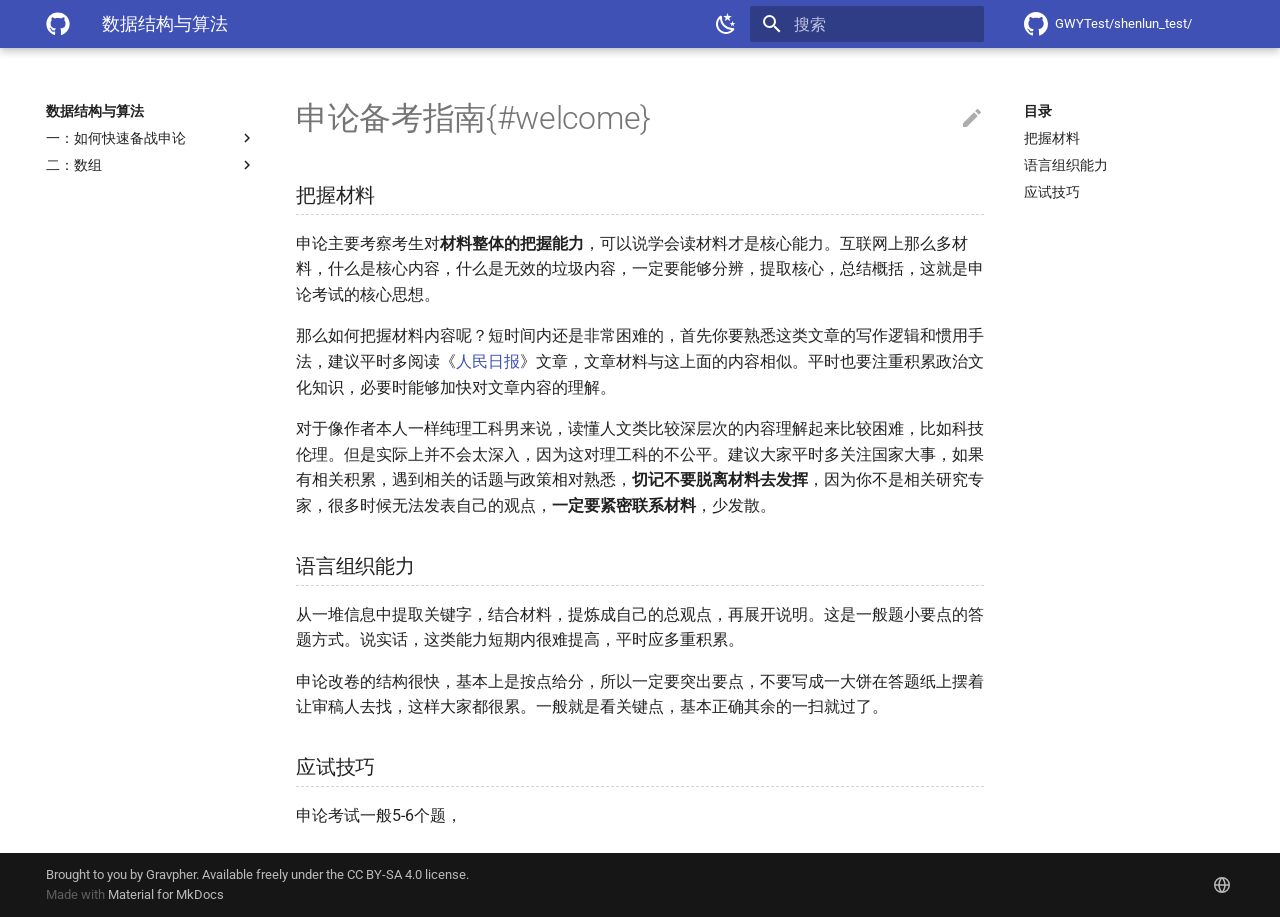
<file: index.html>
<!doctype html>
<html lang="zh" class="no-js">
  <head>
    
      <meta charset="utf-8">
      <meta name="viewport" content="width=device-width,initial-scale=1">
      
        <meta name="description" content="数据结构与算法教程">
      
      
      
        <meta name="author" content="Gravpher@163.com">
      
      
        <link rel="canonical" href="https://gwytest.github.io/shenlun_test/">
      
      <link rel="icon" href="assets/images/favicon.png">
      <meta name="generator" content="mkdocs-1.2.2, mkdocs-material-7.2.2">
    
    
      
        <title>数据结构与算法</title>
      
    
    
      <link rel="stylesheet" href="assets/stylesheets/main.1118c9be.min.css">
      
        
        <link rel="stylesheet" href="assets/stylesheets/palette.ba0d045b.min.css">
        
      
    
    
    
      
        
        <link rel="preconnect" href="https://fonts.gstatic.com" crossorigin>
        <link rel="stylesheet" href="https://fonts.googleapis.com/css?family=Roboto:300,400,400i,700%7CRoboto+Mono&display=fallback">
        <style>:root{--md-text-font-family:"Roboto";--md-code-font-family:"Roboto Mono"}</style>
      
    
    
    
      <link rel="stylesheet" href="css/extra.css">
    
    
      
  



  
  



  <script>window.ga=window.ga||function(){(ga.q=ga.q||[]).push(arguments)},ga.l=+new Date,ga("create","UA-160637954-1","auto"),ga("set","anonymizeIp",!0),ga("send","pageview"),document.addEventListener("DOMContentLoaded",function(){document.forms.search&&document.forms.search.query.addEventListener("blur",function(){var e;this.value&&(e=document.location.pathname,ga("send","pageview",e+"?q="+this.value))}),"undefined"!=typeof location$&&location$.subscribe(function(e){ga("send","pageview",e.pathname)})})</script>
  <script async src="https://www.google-analytics.com/analytics.js"></script>


    
    
  </head>
  
  
    
    
      
    
    
    
    
    <body dir="ltr" data-md-color-scheme="default" data-md-color-primary="indigo" data-md-color-accent="indigo">
  
    
    <script>function __prefix(e){return new URL(".",location).pathname+"."+e}function __get(e,t=localStorage){return JSON.parse(t.getItem(__prefix(e)))}</script>
    
      <script>var palette=__get("__palette");if(null!==palette&&"object"==typeof palette.color)for(var key in palette.color)document.body.setAttribute("data-md-color-"+key,palette.color[key])</script>
    
    <input class="md-toggle" data-md-toggle="drawer" type="checkbox" id="__drawer" autocomplete="off">
    <input class="md-toggle" data-md-toggle="search" type="checkbox" id="__search" autocomplete="off">
    <label class="md-overlay" for="__drawer"></label>
    <div data-md-component="skip">
      
        
        <a href="#welcome" class="md-skip">
          跳转至
        </a>
      
    </div>
    <div data-md-component="announce">
      
    </div>
    
      <header class="md-header" data-md-component="header">
  <nav class="md-header__inner md-grid" aria-label="Header">
    <a href="." title="数据结构与算法" class="md-header__button md-logo" aria-label="数据结构与算法" data-md-component="logo">
      
  
  <svg xmlns="http://www.w3.org/2000/svg" viewBox="0 0 496 512"><path d="M165.9 397.4c0 2-2.3 3.6-5.2 3.6-3.3.3-5.6-1.3-5.6-3.6 0-2 2.3-3.6 5.2-3.6 3-.3 5.6 1.3 5.6 3.6zm-31.1-4.5c-.7 2 1.3 4.3 4.3 4.9 2.6 1 5.6 0 6.2-2s-1.3-4.3-4.3-5.2c-2.6-.7-5.5.3-6.2 2.3zm44.2-1.7c-2.9.7-4.9 2.6-4.6 4.9.3 2 2.9 3.3 5.9 2.6 2.9-.7 4.9-2.6 4.6-4.6-.3-1.9-3-3.2-5.9-2.9zM244.8 8C106.1 8 0 113.3 0 252c0 110.9 69.8 205.8 169.5 239.2 12.8 2.3 17.3-5.6 17.3-12.1 0-6.2-.3-40.4-.3-61.4 0 0-70 15-84.7-29.8 0 0-11.4-29.1-27.8-36.6 0 0-22.9-15.7 1.6-15.4 0 0 24.9 2 38.6 25.8 21.9 38.6 58.6 27.5 72.9 20.9 2.3-16 8.8-27.1 16-33.7-55.9-6.2-112.3-14.3-112.3-110.5 0-27.5 7.6-41.3 23.6-58.9-2.6-6.5-11.1-33.3 2.6-67.9 20.9-6.5 69 27 69 27 20-5.6 41.5-8.5 62.8-8.5s42.8 2.9 62.8 8.5c0 0 48.1-33.6 69-27 13.7 34.7 5.2 61.4 2.6 67.9 16 17.7 25.8 31.5 25.8 58.9 0 96.5-58.9 104.2-114.8 110.5 9.2 7.9 17 22.9 17 46.4 0 33.7-.3 75.4-.3 83.6 0 6.5 4.6 14.4 17.3 12.1C428.2 457.8 496 362.9 496 252 496 113.3 383.5 8 244.8 8zM97.2 352.9c-1.3 1-1 3.3.7 5.2 1.6 1.6 3.9 2.3 5.2 1 1.3-1 1-3.3-.7-5.2-1.6-1.6-3.9-2.3-5.2-1zm-10.8-8.1c-.7 1.3.3 2.9 2.3 3.9 1.6 1 3.6.7 4.3-.7.7-1.3-.3-2.9-2.3-3.9-2-.6-3.6-.3-4.3.7zm32.4 35.6c-1.6 1.3-1 4.3 1.3 6.2 2.3 2.3 5.2 2.6 6.5 1 1.3-1.3.7-4.3-1.3-6.2-2.2-2.3-5.2-2.6-6.5-1zm-11.4-14.7c-1.6 1-1.6 3.6 0 5.9 1.6 2.3 4.3 3.3 5.6 2.3 1.6-1.3 1.6-3.9 0-6.2-1.4-2.3-4-3.3-5.6-2z"/></svg>

    </a>
    <label class="md-header__button md-icon" for="__drawer">
      <svg xmlns="http://www.w3.org/2000/svg" viewBox="0 0 24 24"><path d="M3 6h18v2H3V6m0 5h18v2H3v-2m0 5h18v2H3v-2z"/></svg>
    </label>
    <div class="md-header__title" data-md-component="header-title">
      <div class="md-header__ellipsis">
        <div class="md-header__topic">
          <span class="md-ellipsis">
            数据结构与算法
          </span>
        </div>
        <div class="md-header__topic" data-md-component="header-topic">
          <span class="md-ellipsis">
            
              申论备考指南{#welcome}
            
          </span>
        </div>
      </div>
    </div>
    
      <form class="md-header__option" data-md-component="palette">
        
          
          
          <input class="md-option" data-md-color-media="(prefers-color-scheme: light)" data-md-color-scheme="default" data-md-color-primary="indigo" data-md-color-accent="indigo"  aria-label="切换至深色模式"  type="radio" name="__palette" id="__palette_1">
          
            <label class="md-header__button md-icon" title="切换至深色模式" for="__palette_2" hidden>
              <svg xmlns="http://www.w3.org/2000/svg" viewBox="0 0 24 24"><path d="m17.75 4.09-2.53 1.94.91 3.06-2.63-1.81-2.63 1.81.91-3.06-2.53-1.94L12.44 4l1.06-3 1.06 3 3.19.09m3.5 6.91-1.64 1.25.59 1.98-1.7-1.17-1.7 1.17.59-1.98L15.75 11l2.06-.05L18.5 9l.69 1.95 2.06.05m-2.28 4.95c.83-.08 1.72 1.1 1.19 1.85-.32.45-.66.87-1.08 1.27C15.17 23 8.84 23 4.94 19.07c-3.91-3.9-3.91-10.24 0-14.14.4-.4.82-.76 1.27-1.08.75-.53 1.93.36 1.85 1.19-.27 2.86.69 5.83 2.89 8.02a9.96 9.96 0 0 0 8.02 2.89m-1.64 2.02a12.08 12.08 0 0 1-7.8-3.47c-2.17-2.19-3.33-5-3.49-7.82-2.81 3.14-2.7 7.96.31 10.98 3.02 3.01 7.84 3.12 10.98.31z"/></svg>
            </label>
          
        
          
          
          <input class="md-option" data-md-color-media="(prefers-color-scheme: dark)" data-md-color-scheme="slate" data-md-color-primary="blue" data-md-color-accent="blue"  aria-label="切换至浅色模式"  type="radio" name="__palette" id="__palette_2">
          
            <label class="md-header__button md-icon" title="切换至浅色模式" for="__palette_1" hidden>
              <svg xmlns="http://www.w3.org/2000/svg" viewBox="0 0 24 24"><path d="M12 7a5 5 0 0 1 5 5 5 5 0 0 1-5 5 5 5 0 0 1-5-5 5 5 0 0 1 5-5m0 2a3 3 0 0 0-3 3 3 3 0 0 0 3 3 3 3 0 0 0 3-3 3 3 0 0 0-3-3m0-7 2.39 3.42C13.65 5.15 12.84 5 12 5c-.84 0-1.65.15-2.39.42L12 2M3.34 7l4.16-.35A7.2 7.2 0 0 0 5.94 8.5c-.44.74-.69 1.5-.83 2.29L3.34 7m.02 10 1.76-3.77a7.131 7.131 0 0 0 2.38 4.14L3.36 17M20.65 7l-1.77 3.79a7.023 7.023 0 0 0-2.38-4.15l4.15.36m-.01 10-4.14.36c.59-.51 1.12-1.14 1.54-1.86.42-.73.69-1.5.83-2.29L20.64 17M12 22l-2.41-3.44c.74.27 1.55.44 2.41.44.82 0 1.63-.17 2.37-.44L12 22z"/></svg>
            </label>
          
        
      </form>
    
    
    
      <label class="md-header__button md-icon" for="__search">
        <svg xmlns="http://www.w3.org/2000/svg" viewBox="0 0 24 24"><path d="M9.5 3A6.5 6.5 0 0 1 16 9.5c0 1.61-.59 3.09-1.56 4.23l.27.27h.79l5 5-1.5 1.5-5-5v-.79l-.27-.27A6.516 6.516 0 0 1 9.5 16 6.5 6.5 0 0 1 3 9.5 6.5 6.5 0 0 1 9.5 3m0 2C7 5 5 7 5 9.5S7 14 9.5 14 14 12 14 9.5 12 5 9.5 5z"/></svg>
      </label>
      
<div class="md-search" data-md-component="search" role="dialog">
  <label class="md-search__overlay" for="__search"></label>
  <div class="md-search__inner" role="search">
    <form class="md-search__form" name="search">
      <input type="text" class="md-search__input" name="query" aria-label="搜索" placeholder="搜索" autocapitalize="off" autocorrect="off" autocomplete="off" spellcheck="false" data-md-component="search-query" required>
      <label class="md-search__icon md-icon" for="__search">
        <svg xmlns="http://www.w3.org/2000/svg" viewBox="0 0 24 24"><path d="M9.5 3A6.5 6.5 0 0 1 16 9.5c0 1.61-.59 3.09-1.56 4.23l.27.27h.79l5 5-1.5 1.5-5-5v-.79l-.27-.27A6.516 6.516 0 0 1 9.5 16 6.5 6.5 0 0 1 3 9.5 6.5 6.5 0 0 1 9.5 3m0 2C7 5 5 7 5 9.5S7 14 9.5 14 14 12 14 9.5 12 5 9.5 5z"/></svg>
        <svg xmlns="http://www.w3.org/2000/svg" viewBox="0 0 24 24"><path d="M20 11v2H8l5.5 5.5-1.42 1.42L4.16 12l7.92-7.92L13.5 5.5 8 11h12z"/></svg>
      </label>
      <nav class="md-search__options" aria-label="Search">
        
        <button type="reset" class="md-search__icon md-icon" aria-label="Clear" tabindex="-1">
          <svg xmlns="http://www.w3.org/2000/svg" viewBox="0 0 24 24"><path d="M19 6.41 17.59 5 12 10.59 6.41 5 5 6.41 10.59 12 5 17.59 6.41 19 12 13.41 17.59 19 19 17.59 13.41 12 19 6.41z"/></svg>
        </button>
      </nav>
      
    </form>
    <div class="md-search__output">
      <div class="md-search__scrollwrap" data-md-scrollfix>
        <div class="md-search-result" data-md-component="search-result">
          <div class="md-search-result__meta">
            正在初始化搜索引擎
          </div>
          <ol class="md-search-result__list"></ol>
        </div>
      </div>
    </div>
  </div>
</div>
    
    
      <div class="md-header__source">
        
<a href="https://github.com/GWYTest/shenlun_test/" title="前往 GitHub 仓库" class="md-source" data-md-component="source">
  <div class="md-source__icon md-icon">
    
    <svg xmlns="http://www.w3.org/2000/svg" viewBox="0 0 16 16"><path fill-rule="evenodd" d="M8 0C3.58 0 0 3.58 0 8c0 3.54 2.29 6.53 5.47 7.59.4.07.55-.17.55-.38 0-.19-.01-.82-.01-1.49-2.01.37-2.53-.49-2.69-.94-.09-.23-.48-.94-.82-1.13-.28-.15-.68-.52-.01-.53.63-.01 1.08.58 1.23.82.72 1.21 1.87.87 2.33.66.07-.52.28-.87.51-1.07-1.78-.2-3.64-.89-3.64-3.95 0-.87.31-1.59.82-2.15-.08-.2-.36-1.02.08-2.12 0 0 .67-.21 2.2.82.64-.18 1.32-.27 2-.27.68 0 1.36.09 2 .27 1.53-1.04 2.2-.82 2.2-.82.44 1.1.16 1.92.08 2.12.51.56.82 1.27.82 2.15 0 3.07-1.87 3.75-3.65 3.95.29.25.54.73.54 1.48 0 1.07-.01 1.93-.01 2.2 0 .21.15.46.55.38A8.013 8.013 0 0 0 16 8c0-4.42-3.58-8-8-8z"/></svg>
  </div>
  <div class="md-source__repository">
    GWYTest/shenlun_test/
  </div>
</a>
      </div>
    
  </nav>
</header>
    
    <div class="md-container" data-md-component="container">
      
      
        
      
      <main class="md-main" data-md-component="main">
        <div class="md-main__inner md-grid">
          
            
              
              <div class="md-sidebar md-sidebar--primary" data-md-component="sidebar" data-md-type="navigation" >
                <div class="md-sidebar__scrollwrap">
                  <div class="md-sidebar__inner">
                    


<nav class="md-nav md-nav--primary" aria-label="Navigation" data-md-level="0">
  <label class="md-nav__title" for="__drawer">
    <a href="." title="数据结构与算法" class="md-nav__button md-logo" aria-label="数据结构与算法" data-md-component="logo">
      
  
  <svg xmlns="http://www.w3.org/2000/svg" viewBox="0 0 496 512"><path d="M165.9 397.4c0 2-2.3 3.6-5.2 3.6-3.3.3-5.6-1.3-5.6-3.6 0-2 2.3-3.6 5.2-3.6 3-.3 5.6 1.3 5.6 3.6zm-31.1-4.5c-.7 2 1.3 4.3 4.3 4.9 2.6 1 5.6 0 6.2-2s-1.3-4.3-4.3-5.2c-2.6-.7-5.5.3-6.2 2.3zm44.2-1.7c-2.9.7-4.9 2.6-4.6 4.9.3 2 2.9 3.3 5.9 2.6 2.9-.7 4.9-2.6 4.6-4.6-.3-1.9-3-3.2-5.9-2.9zM244.8 8C106.1 8 0 113.3 0 252c0 110.9 69.8 205.8 169.5 239.2 12.8 2.3 17.3-5.6 17.3-12.1 0-6.2-.3-40.4-.3-61.4 0 0-70 15-84.7-29.8 0 0-11.4-29.1-27.8-36.6 0 0-22.9-15.7 1.6-15.4 0 0 24.9 2 38.6 25.8 21.9 38.6 58.6 27.5 72.9 20.9 2.3-16 8.8-27.1 16-33.7-55.9-6.2-112.3-14.3-112.3-110.5 0-27.5 7.6-41.3 23.6-58.9-2.6-6.5-11.1-33.3 2.6-67.9 20.9-6.5 69 27 69 27 20-5.6 41.5-8.5 62.8-8.5s42.8 2.9 62.8 8.5c0 0 48.1-33.6 69-27 13.7 34.7 5.2 61.4 2.6 67.9 16 17.7 25.8 31.5 25.8 58.9 0 96.5-58.9 104.2-114.8 110.5 9.2 7.9 17 22.9 17 46.4 0 33.7-.3 75.4-.3 83.6 0 6.5 4.6 14.4 17.3 12.1C428.2 457.8 496 362.9 496 252 496 113.3 383.5 8 244.8 8zM97.2 352.9c-1.3 1-1 3.3.7 5.2 1.6 1.6 3.9 2.3 5.2 1 1.3-1 1-3.3-.7-5.2-1.6-1.6-3.9-2.3-5.2-1zm-10.8-8.1c-.7 1.3.3 2.9 2.3 3.9 1.6 1 3.6.7 4.3-.7.7-1.3-.3-2.9-2.3-3.9-2-.6-3.6-.3-4.3.7zm32.4 35.6c-1.6 1.3-1 4.3 1.3 6.2 2.3 2.3 5.2 2.6 6.5 1 1.3-1.3.7-4.3-1.3-6.2-2.2-2.3-5.2-2.6-6.5-1zm-11.4-14.7c-1.6 1-1.6 3.6 0 5.9 1.6 2.3 4.3 3.3 5.6 2.3 1.6-1.3 1.6-3.9 0-6.2-1.4-2.3-4-3.3-5.6-2z"/></svg>

    </a>
    数据结构与算法
  </label>
  
    <div class="md-nav__source">
      
<a href="https://github.com/GWYTest/shenlun_test/" title="前往 GitHub 仓库" class="md-source" data-md-component="source">
  <div class="md-source__icon md-icon">
    
    <svg xmlns="http://www.w3.org/2000/svg" viewBox="0 0 16 16"><path fill-rule="evenodd" d="M8 0C3.58 0 0 3.58 0 8c0 3.54 2.29 6.53 5.47 7.59.4.07.55-.17.55-.38 0-.19-.01-.82-.01-1.49-2.01.37-2.53-.49-2.69-.94-.09-.23-.48-.94-.82-1.13-.28-.15-.68-.52-.01-.53.63-.01 1.08.58 1.23.82.72 1.21 1.87.87 2.33.66.07-.52.28-.87.51-1.07-1.78-.2-3.64-.89-3.64-3.95 0-.87.31-1.59.82-2.15-.08-.2-.36-1.02.08-2.12 0 0 .67-.21 2.2.82.64-.18 1.32-.27 2-.27.68 0 1.36.09 2 .27 1.53-1.04 2.2-.82 2.2-.82.44 1.1.16 1.92.08 2.12.51.56.82 1.27.82 2.15 0 3.07-1.87 3.75-3.65 3.95.29.25.54.73.54 1.48 0 1.07-.01 1.93-.01 2.2 0 .21.15.46.55.38A8.013 8.013 0 0 0 16 8c0-4.42-3.58-8-8-8z"/></svg>
  </div>
  <div class="md-source__repository">
    GWYTest/shenlun_test/
  </div>
</a>
    </div>
  
  <ul class="md-nav__list" data-md-scrollfix>
    
      
      
      

  
  
  
    
    <li class="md-nav__item md-nav__item--nested">
      
      
        <input class="md-nav__toggle md-toggle" data-md-toggle="__nav_1" type="checkbox" id="__nav_1" >
      
      <label class="md-nav__link" for="__nav_1">
        一：如何快速备战申论
        <span class="md-nav__icon md-icon"></span>
      </label>
      <nav class="md-nav" aria-label="一：如何快速备战申论" data-md-level="1">
        <label class="md-nav__title" for="__nav_1">
          <span class="md-nav__icon md-icon"></span>
          一：如何快速备战申论
        </label>
        <ul class="md-nav__list" data-md-scrollfix>
          
            
  
  
  
    <li class="md-nav__item">
      <a href="Ch01/" class="md-nav__link">
        概述
      </a>
    </li>
  

          
            
  
  
  
    <li class="md-nav__item">
      <a href="Ch01/prepare/" class="md-nav__link">
        基础知识
      </a>
    </li>
  

          
            
  
  
  
    <li class="md-nav__item">
      <a href="Ch01/solution.md" class="md-nav__link">
        习题解答
      </a>
    </li>
  

          
        </ul>
      </nav>
    </li>
  

    
      
      
      

  
  
  
    
    <li class="md-nav__item md-nav__item--nested">
      
      
        <input class="md-nav__toggle md-toggle" data-md-toggle="__nav_2" type="checkbox" id="__nav_2" >
      
      <label class="md-nav__link" for="__nav_2">
        二：数组
        <span class="md-nav__icon md-icon"></span>
      </label>
      <nav class="md-nav" aria-label="二：数组" data-md-level="1">
        <label class="md-nav__title" for="__nav_2">
          <span class="md-nav__icon md-icon"></span>
          二：数组
        </label>
        <ul class="md-nav__list" data-md-scrollfix>
          
            
  
  
  
    <li class="md-nav__item">
      <a href="Ch02/" class="md-nav__link">
        概述
      </a>
    </li>
  

          
            
  
  
  
    <li class="md-nav__item">
      <a href="Ch02/supplement.md" class="md-nav__link">
        拓展阅读
      </a>
    </li>
  

          
            
  
  
  
    <li class="md-nav__item">
      <a href="Ch02/solution.md" class="md-nav__link">
        思考题解答
      </a>
    </li>
  

          
        </ul>
      </nav>
    </li>
  

    
  </ul>
</nav>
                  </div>
                </div>
              </div>
            
            
              
              <div class="md-sidebar md-sidebar--secondary" data-md-component="sidebar" data-md-type="toc" >
                <div class="md-sidebar__scrollwrap">
                  <div class="md-sidebar__inner">
                    
<nav class="md-nav md-nav--secondary" aria-label="目录">
  
  
  
    
  
  
    <label class="md-nav__title" for="__toc">
      <span class="md-nav__icon md-icon"></span>
      目录
    </label>
    <ul class="md-nav__list" data-md-component="toc" data-md-scrollfix>
      
        <li class="md-nav__item">
  <a href="#_1" class="md-nav__link">
    把握材料
  </a>
  
</li>
      
        <li class="md-nav__item">
  <a href="#_2" class="md-nav__link">
    语言组织能力
  </a>
  
</li>
      
        <li class="md-nav__item">
  <a href="#_3" class="md-nav__link">
    应试技巧
  </a>
  
</li>
      
    </ul>
  
</nav>
                  </div>
                </div>
              </div>
            
          
          <div class="md-content" data-md-component="content">
            <article class="md-content__inner md-typeset">
              
                
                  <a href="https://github.com/GWYTest/shenlun_test/edit/master/docs/index.md" title="编辑此页" class="md-content__button md-icon">
                    <svg xmlns="http://www.w3.org/2000/svg" viewBox="0 0 24 24"><path d="M20.71 7.04c.39-.39.39-1.04 0-1.41l-2.34-2.34c-.37-.39-1.02-.39-1.41 0l-1.84 1.83 3.75 3.75M3 17.25V21h3.75L17.81 9.93l-3.75-3.75L3 17.25z"/></svg>
                  </a>
                
                
                <h1 id="welcome">申论备考指南{#welcome}<a class="headerlink" href="#welcome" title="Permanent link">&para;</a></h1>
<h3 id="_1">把握材料<a class="headerlink" href="#_1" title="Permanent link">&para;</a></h3>
<p>申论主要考察考生对<strong>材料整体的把握能力</strong>，可以说学会读材料才是核心能力。互联网上那么多材料，什么是核心内容，什么是无效的垃圾内容，一定要能够分辨，提取核心，总结概括，这就是申论考试的核心思想。</p>
<p>那么如何把握材料内容呢？短时间内还是非常困难的，首先你要熟悉这类文章的写作逻辑和惯用手法，建议平时多阅读《<a href="http://www.people.com.cn/">人民日报</a>》文章，文章材料与这上面的内容相似。平时也要注重积累政治文化知识，必要时能够加快对文章内容的理解。</p>
<p>对于像作者本人一样纯理工科男来说，读懂人文类比较深层次的内容理解起来比较困难，比如科技伦理。但是实际上并不会太深入，因为这对理工科的不公平。建议大家平时多关注国家大事，如果有相关积累，遇到相关的话题与政策相对熟悉，<strong>切记不要脱离材料去发挥</strong>，因为你不是相关研究专家，很多时候无法发表自己的观点，<strong>一定要紧密联系材料</strong>，少发散。</p>
<h3 id="_2">语言组织能力<a class="headerlink" href="#_2" title="Permanent link">&para;</a></h3>
<p>从一堆信息中提取关键字，结合材料，提炼成自己的总观点，再展开说明。这是一般题小要点的答题方式。说实话，这类能力短期内很难提高，平时应多重积累。</p>
<p>申论改卷的结构很快，基本上是按点给分，所以一定要突出要点，不要写成一大饼在答题纸上摆着让审稿人去找，这样大家都很累。一般就是看关键点，基本正确其余的一扫就过了。</p>
<h3 id="_3">应试技巧<a class="headerlink" href="#_3" title="Permanent link">&para;</a></h3>
<p>申论考试一般5-6个题，</p>
                
              
              
                


              
            </article>
          </div>
        </div>
        
          <a href="#" class="md-top md-icon" data-md-component="top" data-md-state="hidden">
            <svg xmlns="http://www.w3.org/2000/svg" viewBox="0 0 24 24"><path d="M13 20h-2V8l-5.5 5.5-1.42-1.42L12 4.16l7.92 7.92-1.42 1.42L13 8v12z"/></svg>
            Back to top
          </a>
        
      </main>
      
        
<footer class="md-footer">
  
  <div class="md-footer-meta md-typeset">
    <div class="md-footer-meta__inner md-grid">
      <div class="md-footer-copyright">
        
          <div class="md-footer-copyright__highlight">
            Brought to you by <a href="https://goujianing.ml/">Gravpher</a>. Available freely under the <a href="https://creativecommons.org/licenses/by-sa/4.0/">CC BY-SA 4.0 license</a>.
          </div>
        
        Made with
        <a href="https://squidfunk.github.io/mkdocs-material/" target="_blank" rel="noopener">
          Material for MkDocs
        </a>
        
      </div>
      
  <div class="md-footer-social">
    
      
      
        
        
      
      <a href="https://goujianing.ml/" target="_blank" rel="noopener" title="goujianing.ml" class="md-footer-social__link">
        <svg xmlns="http://www.w3.org/2000/svg" viewBox="0 0 16 16"><path fill-rule="evenodd" d="M1.543 7.25h2.733c.144-2.074.866-3.756 1.58-4.948.12-.197.237-.381.353-.552a6.506 6.506 0 0 0-4.666 5.5zm2.733 1.5H1.543a6.506 6.506 0 0 0 4.666 5.5 11.13 11.13 0 0 1-.352-.552c-.715-1.192-1.437-2.874-1.581-4.948zm1.504 0h4.44a9.637 9.637 0 0 1-1.363 4.177c-.306.51-.612.919-.857 1.215a9.978 9.978 0 0 1-.857-1.215A9.637 9.637 0 0 1 5.78 8.75zm4.44-1.5H5.78a9.637 9.637 0 0 1 1.363-4.177c.306-.51.612-.919.857-1.215.245.296.55.705.857 1.215A9.638 9.638 0 0 1 10.22 7.25zm1.504 1.5c-.144 2.074-.866 3.756-1.58 4.948-.12.197-.237.381-.353.552a6.506 6.506 0 0 0 4.666-5.5h-2.733zm2.733-1.5h-2.733c-.144-2.074-.866-3.756-1.58-4.948a11.738 11.738 0 0 0-.353-.552 6.506 6.506 0 0 1 4.666 5.5zM8 0a8 8 0 1 0 0 16A8 8 0 0 0 8 0z"/></svg>
      </a>
    
  </div>

    </div>
  </div>
</footer>
      
    </div>
    <div class="md-dialog" data-md-component="dialog">
      <div class="md-dialog__inner md-typeset"></div>
    </div>
    <script id="__config" type="application/json">{"base": ".", "features": ["navigation.top"], "translations": {"clipboard.copy": "\u590d\u5236", "clipboard.copied": "\u5df2\u590d\u5236", "search.config.lang": "ja", "search.config.pipeline": "trimmer, stemmer", "search.config.separator": "[\\uff0c\\u3002]+", "search.placeholder": "\u641c\u7d22", "search.result.placeholder": "\u952e\u5165\u4ee5\u5f00\u59cb\u641c\u7d22", "search.result.none": "\u6ca1\u6709\u627e\u5230\u7b26\u5408\u6761\u4ef6\u7684\u7ed3\u679c", "search.result.one": "\u627e\u5230 1 \u4e2a\u7b26\u5408\u6761\u4ef6\u7684\u7ed3\u679c", "search.result.other": "# \u4e2a\u7b26\u5408\u6761\u4ef6\u7684\u7ed3\u679c", "search.result.more.one": "1 more on this page", "search.result.more.other": "# more on this page", "search.result.term.missing": "Missing", "select.version.title": "Select version"}, "search": "assets/javascripts/workers/search.709b4209.min.js", "version": null}</script>
    
    
      <script src="assets/javascripts/bundle.2b46852b.min.js"></script>
      
        <script src="https://cdn.jsdelivr.net/npm/jquery@3.4.1/dist/jquery.min.js"></script>
      
    
  </body>
</html>
</file>
<file: css/extra.css>
.red, .red-important { color: red !important; }

.darkred, .darkred-important { color: darkred !important; }

.orangered, .orangered-important { color: orangered !important; }

.green, .green-important { color: green !important; }

.limegreen, .limegreen-important { color: limegreen !important; }

.md-typeset #references, .md-typeset .no-underline { margin-bottom: 0; padding-bottom: 0; border: none; }
.md-typeset h2 { padding-bottom: 0.2em; border-bottom: 1px solid #d3d3d3; }
.md-typeset h3 { padding-bottom: 0.2em; border-bottom: 1px dashed #d3d3d3; }
.md-typeset h4 { font-size: 1.17em; }
.md-typeset h5 { font-size: 1.08em; }
.md-typeset h6 { font-size: 1em; }
.md-typeset img { display: block; margin-left: auto; margin-right: auto; }
.md-typeset .img-inline { display: inline-block; vertical-align: text-bottom; }
.md-typeset .img-border { border: 1px solid black; }
.md-typeset code, .md-typeset kbd, .md-typeset pre { font-family: Roboto Mono, SFMono-Regular, Consolas, Liberation Mono, Menlo, monospace !important; }
.md-typeset kbd { box-shadow: 0 0 0 0.05rem var(--md-default-fg-color--lighter), 0 0.1rem 0 var(--md-default-fg-color--lighter), inset 0 -0.1rem 0.2rem var(--md-default-bg-color); }
.md-typeset .admonition, .md-typeset details { font-size: 0.9em; }
.md-typeset .md-typeset__table { display: block; margin-left: auto; margin-right: auto; }
.md-typeset .md-typeset__table > table { display: table; width: auto; margin: 0 auto; }
.md-typeset p.caption { text-align: center; font-size: 0.94em; color: grey; margin: -0.7em 0 0; }
.md-typeset .footnote hr { margin-top: 0.2em; }
</file>
<file: assets/stylesheets/main.1118c9be.min.css>
@charset "UTF-8";html{-webkit-text-size-adjust:none;-ms-text-size-adjust:none;text-size-adjust:none;box-sizing:border-box}*,:after,:before{box-sizing:inherit}body{margin:0}a,button,input,label{-webkit-tap-highlight-color:transparent}a{color:inherit;text-decoration:none}hr{border:0;box-sizing:content-box;display:block;height:.05rem;overflow:visible;padding:0}small{font-size:80%}sub,sup{line-height:1em}img{border-style:none}table{border-collapse:separate;border-spacing:0}td,th{font-weight:400;vertical-align:top}button{background:transparent;border:0;font-family:inherit;font-size:inherit;margin:0;padding:0}input{border:0;outline:none}:root{--md-default-fg-color:rgba(0,0,0,0.87);--md-default-fg-color--light:rgba(0,0,0,0.54);--md-default-fg-color--lighter:rgba(0,0,0,0.32);--md-default-fg-color--lightest:rgba(0,0,0,0.07);--md-default-bg-color:#fff;--md-default-bg-color--light:hsla(0,0%,100%,0.7);--md-default-bg-color--lighter:hsla(0,0%,100%,0.3);--md-default-bg-color--lightest:hsla(0,0%,100%,0.12);--md-primary-fg-color:#4051b5;--md-primary-fg-color--light:#5d6cc0;--md-primary-fg-color--dark:#303fa1;--md-primary-bg-color:#fff;--md-primary-bg-color--light:hsla(0,0%,100%,0.7);--md-accent-fg-color:#526cfe;--md-accent-fg-color--transparent:rgba(82,108,254,0.1);--md-accent-bg-color:#fff;--md-accent-bg-color--light:hsla(0,0%,100%,0.7)}:root>*{--md-code-fg-color:#36464e;--md-code-bg-color:#f5f5f5;--md-code-hl-color:rgba(255,255,0,0.5);--md-code-hl-number-color:#d52a2a;--md-code-hl-special-color:#db1457;--md-code-hl-function-color:#a846b9;--md-code-hl-constant-color:#6e59d9;--md-code-hl-keyword-color:#3f6ec6;--md-code-hl-string-color:#1c7d4d;--md-code-hl-name-color:var(--md-code-fg-color);--md-code-hl-operator-color:var(--md-default-fg-color--light);--md-code-hl-punctuation-color:var(--md-default-fg-color--light);--md-code-hl-comment-color:var(--md-default-fg-color--light);--md-code-hl-generic-color:var(--md-default-fg-color--light);--md-code-hl-variable-color:var(--md-default-fg-color--light);--md-typeset-color:var(--md-default-fg-color);--md-typeset-a-color:var(--md-primary-fg-color);--md-typeset-mark-color:rgba(255,255,0,0.5);--md-typeset-del-color:hsla(6,90%,60%,0.15);--md-typeset-ins-color:rgba(11,213,112,0.15);--md-typeset-kbd-color:#fafafa;--md-typeset-kbd-accent-color:#fff;--md-typeset-kbd-border-color:#b8b8b8;--md-admonition-fg-color:var(--md-default-fg-color);--md-admonition-bg-color:var(--md-default-bg-color);--md-footer-fg-color:#fff;--md-footer-fg-color--light:hsla(0,0%,100%,0.7);--md-footer-fg-color--lighter:hsla(0,0%,100%,0.3);--md-footer-bg-color:rgba(0,0,0,0.87);--md-footer-bg-color--dark:rgba(0,0,0,0.32)}.md-icon svg{fill:currentColor;display:block;height:1.2rem;width:1.2rem}body{-webkit-font-smoothing:antialiased;-moz-osx-font-smoothing:grayscale}body,input{font-feature-settings:"kern","liga";font-family:var(--md-text-font-family,_),-apple-system,BlinkMacSystemFont,Helvetica,Arial,sans-serif}body,code,input,kbd,pre{color:var(--md-typeset-color)}code,kbd,pre{font-feature-settings:"kern";font-family:var(--md-code-font-family,_),SFMono-Regular,Consolas,Menlo,monospace}:root{--md-typeset-table--ascending:url('data:image/svg+xml;charset=utf-8,<svg xmlns="http://www.w3.org/2000/svg" viewBox="0 0 24 24"><path d="M11 4h2v12l5.5-5.5 1.42 1.42L12 19.84l-7.92-7.92L5.5 10.5 11 16V4z"/></svg>');--md-typeset-table--descending:url('data:image/svg+xml;charset=utf-8,<svg xmlns="http://www.w3.org/2000/svg" viewBox="0 0 24 24"><path d="M13 20h-2V8l-5.5 5.5-1.42-1.42L12 4.16l7.92 7.92-1.42 1.42L13 8v12z"/></svg>')}.md-typeset{-webkit-print-color-adjust:exact;color-adjust:exact;font-size:.8rem;line-height:1.6}@media print{.md-typeset{font-size:.68rem}}.md-typeset blockquote,.md-typeset dl,.md-typeset figure,.md-typeset ol,.md-typeset pre,.md-typeset ul{margin:1em 0}.md-typeset h1{color:var(--md-default-fg-color--light);font-size:2em;line-height:1.3;margin:0 0 1.25em}.md-typeset h1,.md-typeset h2{font-weight:300;letter-spacing:-.01em}.md-typeset h2{font-size:1.5625em;line-height:1.4;margin:1.6em 0 .64em}.md-typeset h3{font-size:1.25em;font-weight:400;letter-spacing:-.01em;line-height:1.5;margin:1.6em 0 .8em}.md-typeset h2+h3{margin-top:.8em}.md-typeset h4{font-weight:700;letter-spacing:-.01em;margin:1em 0}.md-typeset h5,.md-typeset h6{color:var(--md-default-fg-color--light);font-size:.8em;font-weight:700;letter-spacing:-.01em;margin:1.25em 0}.md-typeset h5{text-transform:uppercase}.md-typeset hr{border-bottom:.05rem solid var(--md-default-fg-color--lightest);display:flow-root;margin:1.5em 0}.md-typeset a{color:var(--md-typeset-a-color);word-break:break-word}.md-typeset a,.md-typeset a:before{transition:color 125ms}.md-typeset a:focus,.md-typeset a:hover{color:var(--md-accent-fg-color)}.md-typeset a.focus-visible{outline-color:var(--md-accent-fg-color);outline-offset:.2rem}.md-typeset code,.md-typeset kbd,.md-typeset pre{color:var(--md-code-fg-color);direction:ltr}@media print{.md-typeset code,.md-typeset kbd,.md-typeset pre{white-space:pre-wrap}}.md-typeset code{background-color:var(--md-code-bg-color);border-radius:.1rem;-webkit-box-decoration-break:clone;box-decoration-break:clone;font-size:.85em;padding:0 .2941176471em;word-break:break-word}.md-typeset code:not(.focus-visible){-webkit-tap-highlight-color:transparent;outline:none}.md-typeset h1 code,.md-typeset h2 code,.md-typeset h3 code,.md-typeset h4 code,.md-typeset h5 code,.md-typeset h6 code{background-color:transparent;box-shadow:none;margin:initial;padding:initial}.md-typeset a code{color:currentColor}.md-typeset pre{display:flow-root;line-height:1.4;position:relative}.md-typeset pre>code{-webkit-box-decoration-break:slice;box-decoration-break:slice;box-shadow:none;display:block;margin:0;overflow:auto;padding:.7720588235em 1.1764705882em;scrollbar-color:var(--md-default-fg-color--lighter) transparent;scrollbar-width:thin;touch-action:auto;word-break:normal}.md-typeset pre>code:hover{scrollbar-color:var(--md-accent-fg-color) transparent}.md-typeset pre>code::-webkit-scrollbar{height:.2rem;width:.2rem}.md-typeset pre>code::-webkit-scrollbar-thumb{background-color:var(--md-default-fg-color--lighter)}.md-typeset pre>code::-webkit-scrollbar-thumb:hover{background-color:var(--md-accent-fg-color)}@media screen and (max-width:44.9375em){.md-typeset>pre{margin:1em -.8rem}.md-typeset>pre code{border-radius:0}}.md-typeset kbd{background-color:var(--md-typeset-kbd-color);border-radius:.1rem;box-shadow:0 .1rem 0 .05rem var(--md-typeset-kbd-border-color),0 .1rem 0 var(--md-typeset-kbd-border-color),0 -.1rem .2rem var(--md-typeset-kbd-accent-color) inset;color:var(--md-default-fg-color);display:inline-block;font-size:.75em;padding:0 .6666666667em;vertical-align:text-top;word-break:break-word}.md-typeset mark{background-color:var(--md-typeset-mark-color);-webkit-box-decoration-break:clone;box-decoration-break:clone;color:inherit;word-break:break-word}.md-typeset abbr{border-bottom:.05rem dotted var(--md-default-fg-color--light);cursor:help;text-decoration:none}@media (hover:none){.md-typeset abbr{position:relative}.md-typeset abbr[title]:focus:after,.md-typeset abbr[title]:hover:after{background-color:var(--md-default-fg-color);border-radius:.1rem;box-shadow:0 2px 2px 0 rgba(0,0,0,.14),0 1px 5px 0 rgba(0,0,0,.12),0 3px 1px -2px rgba(0,0,0,.2);color:var(--md-default-bg-color);content:attr(title);display:inline-block;font-size:.7rem;left:0;margin-top:2em;max-width:80%;min-width:-webkit-max-content;min-width:-moz-max-content;min-width:max-content;padding:.2rem .3rem;position:absolute;width:auto}}.md-typeset small{opacity:.75}.md-typeset sub,.md-typeset sup{margin-left:.078125em}[dir=rtl] .md-typeset sub,[dir=rtl] .md-typeset sup{margin-left:0;margin-right:.078125em}.md-typeset blockquote{border-left:.2rem solid var(--md-default-fg-color--lighter);color:var(--md-default-fg-color--light);display:flow-root;padding-left:.6rem}[dir=rtl] .md-typeset blockquote{border-left:initial;border-right:.2rem solid var(--md-default-fg-color--lighter);padding-left:0;padding-right:.6rem}.md-typeset ul{list-style-type:disc}.md-typeset ol,.md-typeset ul{display:flow-root;margin-left:.625em;padding:0}[dir=rtl] .md-typeset ol,[dir=rtl] .md-typeset ul{margin-left:0;margin-right:.625em}.md-typeset ol ol,.md-typeset ul ol{list-style-type:lower-alpha}.md-typeset ol ol ol,.md-typeset ul ol ol{list-style-type:lower-roman}.md-typeset ol li,.md-typeset ul li{margin-bottom:.5em;margin-left:1.25em}[dir=rtl] .md-typeset ol li,[dir=rtl] .md-typeset ul li{margin-left:0;margin-right:1.25em}.md-typeset ol li blockquote,.md-typeset ol li p,.md-typeset ul li blockquote,.md-typeset ul li p{margin:.5em 0}.md-typeset ol li:last-child,.md-typeset ul li:last-child{margin-bottom:0}.md-typeset ol li ol,.md-typeset ol li ul,.md-typeset ul li ol,.md-typeset ul li ul{margin:.5em 0 .5em .625em}[dir=rtl] .md-typeset ol li ol,[dir=rtl] .md-typeset ol li ul,[dir=rtl] .md-typeset ul li ol,[dir=rtl] .md-typeset ul li ul{margin-left:0;margin-right:.625em}.md-typeset dd{margin:1em 0 1.5em 1.875em}[dir=rtl] .md-typeset dd{margin-left:0;margin-right:1.875em}.md-typeset img,.md-typeset svg{height:auto;max-width:100%}.md-typeset img[align=left],.md-typeset svg[align=left]{margin:1em 1em 1em 0}.md-typeset img[align=right],.md-typeset svg[align=right]{margin:1em 0 1em 1em}.md-typeset img[align]:only-child,.md-typeset svg[align]:only-child{margin-top:0}.md-typeset figure{display:flow-root;margin:0 auto;max-width:100%;text-align:center;width:-webkit-fit-content;width:-moz-fit-content;width:fit-content}.md-typeset figure img{display:block}.md-typeset figcaption{font-style:italic;margin:1em auto 2em;max-width:24rem}.md-typeset iframe{max-width:100%}.md-typeset table:not([class]){background-color:var(--md-default-bg-color);border-radius:.1rem;box-shadow:0 .2rem .5rem rgba(0,0,0,.05),0 0 .05rem rgba(0,0,0,.1);display:inline-block;font-size:.64rem;max-width:100%;overflow:auto;touch-action:auto}@media print{.md-typeset table:not([class]){display:table}}.md-typeset table:not([class])+*{margin-top:1.5em}.md-typeset table:not([class]) td>:first-child,.md-typeset table:not([class]) th>:first-child{margin-top:0}.md-typeset table:not([class]) td>:last-child,.md-typeset table:not([class]) th>:last-child{margin-bottom:0}.md-typeset table:not([class]) td:not([align]),.md-typeset table:not([class]) th:not([align]){text-align:left}[dir=rtl] .md-typeset table:not([class]) td:not([align]),[dir=rtl] .md-typeset table:not([class]) th:not([align]){text-align:right}.md-typeset table:not([class]) th{background-color:var(--md-default-fg-color--light);color:var(--md-default-bg-color);min-width:5rem;padding:.9375em 1.25em;vertical-align:top}.md-typeset table:not([class]) th a{color:inherit}.md-typeset table:not([class]) td{border-top:.05rem solid var(--md-default-fg-color--lightest);padding:.9375em 1.25em;vertical-align:top}.md-typeset table:not([class]) tr{transition:background-color 125ms}.md-typeset table:not([class]) tr:hover{background-color:rgba(0,0,0,.035);box-shadow:0 .05rem 0 var(--md-default-bg-color) inset}.md-typeset table:not([class]) tr:first-child td{border-top:0}.md-typeset table:not([class]) a{word-break:normal}.md-typeset table th[role=columnheader]{cursor:pointer}.md-typeset table th[role=columnheader]:after{content:"";display:inline-block;height:1.2em;margin-left:.5em;-webkit-mask-repeat:no-repeat;mask-repeat:no-repeat;-webkit-mask-size:contain;mask-size:contain;vertical-align:sub;width:1.2em}.md-typeset table th[role=columnheader][aria-sort=ascending]:after{background-color:currentColor;-webkit-mask-image:var(--md-typeset-table--ascending);mask-image:var(--md-typeset-table--ascending)}.md-typeset table th[role=columnheader][aria-sort=descending]:after{background-color:currentColor;-webkit-mask-image:var(--md-typeset-table--descending);mask-image:var(--md-typeset-table--descending)}.md-typeset__scrollwrap{margin:1em -.8rem;overflow-x:auto;touch-action:auto}.md-typeset__table{display:inline-block;margin-bottom:.5em;padding:0 .8rem}@media print{.md-typeset__table{display:block}}html .md-typeset__table table{display:table;margin:0;overflow:hidden;width:100%}html{font-size:125%;height:100%;overflow-x:hidden}@media screen and (min-width:100em){html{font-size:137.5%}}@media screen and (min-width:125em){html{font-size:150%}}body{background-color:var(--md-default-bg-color);display:flex;flex-direction:column;font-size:.5rem;min-height:100%;position:relative;width:100%}@media print{body{display:block}}@media screen and (max-width:59.9375em){body[data-md-state=lock]{position:fixed}}.md-grid{margin-left:auto;margin-right:auto;max-width:61rem}.md-container{display:flex;flex-direction:column;flex-grow:1}@media print{.md-container{display:block}}.md-main{flex-grow:1}.md-main__inner{display:flex;height:100%;margin-top:1.5rem}.md-ellipsis{overflow:hidden;text-overflow:ellipsis;white-space:nowrap}.md-toggle{display:none}.md-option{height:0;opacity:0;position:absolute;width:0}.md-option:checked+label:not([hidden]){display:block}.md-option.focus-visible+label{outline-color:var(--md-accent-fg-color);outline-style:auto}.md-skip{background-color:var(--md-default-fg-color);border-radius:.1rem;color:var(--md-default-bg-color);font-size:.64rem;margin:.5rem;opacity:0;outline-color:var(--md-accent-fg-color);padding:.3rem .5rem;position:fixed;transform:translateY(.4rem);z-index:-1}.md-skip:focus{opacity:1;transform:translateY(0);transition:transform .25s cubic-bezier(.4,0,.2,1),opacity 175ms 75ms;z-index:10}@page{margin:25mm}.md-announce{background-color:var(--md-footer-bg-color);overflow:auto}@media print{.md-announce{display:none}}.md-announce__inner{color:var(--md-footer-fg-color);font-size:.7rem;margin:.6rem auto;padding:0 .8rem}:root{--md-clipboard-icon:url('data:image/svg+xml;charset=utf-8,<svg xmlns="http://www.w3.org/2000/svg" viewBox="0 0 24 24"><path d="M19 21H8V7h11m0-2H8a2 2 0 0 0-2 2v14a2 2 0 0 0 2 2h11a2 2 0 0 0 2-2V7a2 2 0 0 0-2-2m-3-4H4a2 2 0 0 0-2 2v14h2V3h12V1z"/></svg>')}.md-clipboard{border-radius:.1rem;color:var(--md-default-fg-color--lightest);cursor:pointer;height:1.5em;outline-color:var(--md-accent-fg-color);outline-offset:.1rem;position:absolute;right:.5em;top:.5em;transition:color .25s;width:1.5em;z-index:1}@media print{.md-clipboard{display:none}}.md-clipboard:not(.focus-visible){-webkit-tap-highlight-color:transparent;outline:none}:hover>.md-clipboard{color:var(--md-default-fg-color--light)}.md-clipboard:focus,.md-clipboard:hover{color:var(--md-accent-fg-color)}.md-clipboard:after{background-color:currentColor;content:"";display:block;height:1.125em;margin:0 auto;-webkit-mask-image:var(--md-clipboard-icon);mask-image:var(--md-clipboard-icon);-webkit-mask-repeat:no-repeat;mask-repeat:no-repeat;-webkit-mask-size:contain;mask-size:contain;width:1.125em}.md-clipboard--inline{cursor:pointer}.md-clipboard--inline code{transition:color .25s,background-color .25s}.md-clipboard--inline:focus code,.md-clipboard--inline:hover code{background-color:var(--md-accent-fg-color--transparent);color:var(--md-accent-fg-color)}.md-content{flex-grow:1;overflow:hidden;scroll-padding-top:51.2rem}.md-content__inner{margin:0 .8rem 1.2rem;padding-top:.6rem}@media screen and (min-width:76.25em){.md-sidebar--primary:not([hidden])~.md-content>.md-content__inner{margin-left:1.2rem}[dir=rtl] .md-sidebar--primary:not([hidden])~.md-content>.md-content__inner{margin-left:.8rem;margin-right:1.2rem}.md-sidebar--secondary:not([hidden])~.md-content>.md-content__inner{margin-right:1.2rem}[dir=rtl] .md-sidebar--secondary:not([hidden])~.md-content>.md-content__inner{margin-left:1.2rem;margin-right:.8rem}}.md-content__inner:before{content:"";display:block;height:.4rem}.md-content__inner>:last-child{margin-bottom:0}.md-content__button{float:right;margin:.4rem 0 .4rem .4rem;padding:0}@media print{.md-content__button{display:none}}[dir=rtl] .md-content__button{float:left;margin-left:0;margin-right:.4rem}[dir=rtl] .md-content__button svg{transform:scaleX(-1)}.md-typeset .md-content__button{color:var(--md-default-fg-color--lighter)}.md-content__button svg{display:inline;vertical-align:top}.md-dialog{background-color:var(--md-default-fg-color);border-radius:.1rem;bottom:.8rem;box-shadow:0 2px 2px 0 rgba(0,0,0,.14),0 1px 5px 0 rgba(0,0,0,.12),0 3px 1px -2px rgba(0,0,0,.2);left:auto;min-width:11.1rem;opacity:0;padding:.4rem .6rem;pointer-events:none;position:fixed;right:.8rem;transform:translateY(100%);transition:transform 0ms .4s,opacity .4s;z-index:3}@media print{.md-dialog{display:none}}[dir=rtl] .md-dialog{left:.8rem;right:auto}.md-dialog[data-md-state=open]{opacity:1;pointer-events:auto;transform:translateY(0);transition:transform .4s cubic-bezier(.075,.85,.175,1),opacity .4s}.md-dialog__inner{color:var(--md-default-bg-color);font-size:.7rem}.md-typeset .md-button{border:.1rem solid;border-radius:.1rem;color:var(--md-primary-fg-color);cursor:pointer;display:inline-block;font-weight:700;padding:.625em 2em;transition:color 125ms,background-color 125ms,border-color 125ms}.md-typeset .md-button--primary{background-color:var(--md-primary-fg-color);border-color:var(--md-primary-fg-color);color:var(--md-primary-bg-color)}.md-typeset .md-button:focus,.md-typeset .md-button:hover{background-color:var(--md-accent-fg-color);border-color:var(--md-accent-fg-color);color:var(--md-accent-bg-color)}.md-typeset .md-input{border-radius:.1rem;box-shadow:0 .2rem .5rem rgba(0,0,0,.1),0 .025rem .05rem rgba(0,0,0,.1);font-size:.8rem;height:1.8rem;padding:0 .6rem;transition:box-shadow .25s}.md-typeset .md-input:focus,.md-typeset .md-input:hover{box-shadow:0 .4rem 1rem rgba(0,0,0,.15),0 .025rem .05rem rgba(0,0,0,.15)}.md-typeset .md-input--stretch{width:100%}.md-header{background-color:var(--md-primary-fg-color);box-shadow:0 0 .2rem transparent,0 .2rem .4rem transparent;color:var(--md-primary-bg-color);left:0;position:-webkit-sticky;position:sticky;right:0;top:0;z-index:3}@media print{.md-header{display:none}}.md-header[data-md-state=shadow]{box-shadow:0 0 .2rem rgba(0,0,0,.1),0 .2rem .4rem rgba(0,0,0,.2);transition:transform .25s cubic-bezier(.1,.7,.1,1),box-shadow .25s}.md-header[data-md-state=hidden]{transform:translateY(-100%);transition:transform .25s cubic-bezier(.8,0,.6,1),box-shadow .25s}.md-header__inner{align-items:center;display:flex;padding:0 .2rem}.md-header__button{color:currentColor;cursor:pointer;margin:.2rem;outline-color:var(--md-accent-fg-color);padding:.4rem;position:relative;transition:opacity .25s;vertical-align:middle;z-index:1}.md-header__button:hover{opacity:.7}.md-header__button:not([hidden]){display:inline-block}.md-header__button:not(.focus-visible){-webkit-tap-highlight-color:transparent;outline:none}.md-header__button.md-logo{margin:.2rem;padding:.4rem}@media screen and (max-width:76.1875em){.md-header__button.md-logo{display:none}}.md-header__button.md-logo img,.md-header__button.md-logo svg{fill:currentColor;display:block;height:1.2rem;width:1.2rem}@media screen and (min-width:60em){.md-header__button[for=__search]{display:none}}.no-js .md-header__button[for=__search]{display:none}[dir=rtl] .md-header__button[for=__search] svg{transform:scaleX(-1)}@media screen and (min-width:76.25em){.md-header__button[for=__drawer]{display:none}}.md-header__topic{display:flex;max-width:100%;position:absolute;transition:transform .4s cubic-bezier(.1,.7,.1,1),opacity .15s}.md-header__topic+.md-header__topic{opacity:0;pointer-events:none;transform:translateX(1.25rem);transition:transform .4s cubic-bezier(1,.7,.1,.1),opacity .15s;z-index:-1}[dir=rtl] .md-header__topic+.md-header__topic{transform:translateX(-1.25rem)}.md-header__title{flex-grow:1;font-size:.9rem;height:2.4rem;line-height:2.4rem;margin-left:1rem;margin-right:.4rem}.md-header__title[data-md-state=active] .md-header__topic{opacity:0;pointer-events:none;transform:translateX(-1.25rem);transition:transform .4s cubic-bezier(1,.7,.1,.1),opacity .15s;z-index:-1}[dir=rtl] .md-header__title[data-md-state=active] .md-header__topic{transform:translateX(1.25rem)}.md-header__title[data-md-state=active] .md-header__topic+.md-header__topic{opacity:1;pointer-events:auto;transform:translateX(0);transition:transform .4s cubic-bezier(.1,.7,.1,1),opacity .15s;z-index:0}.md-header__title>.md-header__ellipsis{height:100%;position:relative;width:100%}.md-header__option{display:flex;flex-shrink:0;max-width:100%;transition:max-width 0ms .25s,opacity .25s .25s;white-space:nowrap}[data-md-toggle=search]:checked~.md-header .md-header__option{max-width:0;opacity:0;transition:max-width 0ms,opacity 0ms}.md-header__source{display:none}@media screen and (min-width:60em){.md-header__source{display:block;margin-left:1rem;max-width:11.7rem;width:11.7rem}[dir=rtl] .md-header__source{margin-left:0;margin-right:1rem}}@media screen and (min-width:76.25em){.md-header__source{margin-left:1.4rem}[dir=rtl] .md-header__source{margin-right:1.4rem}}.md-footer{background-color:var(--md-footer-bg-color);color:var(--md-footer-fg-color)}@media print{.md-footer{display:none}}.md-footer__inner{overflow:auto;padding:.2rem}.md-footer__link{display:flex;outline-color:var(--md-accent-fg-color);padding-bottom:.4rem;padding-top:1.4rem;transition:opacity .25s}@media screen and (min-width:45em){.md-footer__link{width:50%}}.md-footer__link:focus,.md-footer__link:hover{opacity:.7}.md-footer__link--prev{float:left}@media screen and (max-width:44.9375em){.md-footer__link--prev{width:25%}.md-footer__link--prev .md-footer__title{display:none}}[dir=rtl] .md-footer__link--prev{float:right}[dir=rtl] .md-footer__link--prev svg{transform:scaleX(-1)}.md-footer__link--next{float:right;text-align:right}@media screen and (max-width:44.9375em){.md-footer__link--next{width:75%}}[dir=rtl] .md-footer__link--next{float:left;text-align:left}[dir=rtl] .md-footer__link--next svg{transform:scaleX(-1)}.md-footer__title{flex-grow:1;font-size:.9rem;line-height:2.4rem;max-width:calc(100% - 2.4rem);padding:0 1rem;position:relative}.md-footer__button{margin:.2rem;padding:.4rem}.md-footer__direction{font-size:.64rem;left:0;margin-top:-1rem;opacity:.7;padding:0 1rem;position:absolute;right:0}.md-footer-meta{background-color:var(--md-footer-bg-color--dark)}.md-footer-meta__inner{display:flex;flex-wrap:wrap;justify-content:space-between;padding:.2rem}html .md-footer-meta.md-typeset a{color:var(--md-footer-fg-color--light)}html .md-footer-meta.md-typeset a:focus,html .md-footer-meta.md-typeset a:hover{color:var(--md-footer-fg-color)}.md-footer-copyright{color:var(--md-footer-fg-color--lighter);font-size:.64rem;margin:auto .6rem;padding:.4rem 0;width:100%}@media screen and (min-width:45em){.md-footer-copyright{width:auto}}.md-footer-copyright__highlight{color:var(--md-footer-fg-color--light)}.md-footer-social{margin:0 .4rem;padding:.2rem 0 .6rem}@media screen and (min-width:45em){.md-footer-social{padding:.6rem 0}}.md-footer-social__link{display:inline-block;height:1.6rem;text-align:center;width:1.6rem}.md-footer-social__link:before{line-height:1.9}.md-footer-social__link svg{fill:currentColor;max-height:.8rem;vertical-align:-25%}:root{--md-nav-icon--prev:url('data:image/svg+xml;charset=utf-8,<svg xmlns="http://www.w3.org/2000/svg" viewBox="0 0 24 24"><path d="M20 11v2H8l5.5 5.5-1.42 1.42L4.16 12l7.92-7.92L13.5 5.5 8 11h12z"/></svg>');--md-nav-icon--next:url('data:image/svg+xml;charset=utf-8,<svg xmlns="http://www.w3.org/2000/svg" viewBox="0 0 24 24"><path d="M8.59 16.58 13.17 12 8.59 7.41 10 6l6 6-6 6-1.41-1.42z"/></svg>');--md-toc-icon:url('data:image/svg+xml;charset=utf-8,<svg xmlns="http://www.w3.org/2000/svg" viewBox="0 0 24 24"><path d="M3 9h14V7H3v2m0 4h14v-2H3v2m0 4h14v-2H3v2m16 0h2v-2h-2v2m0-10v2h2V7h-2m0 6h2v-2h-2v2z"/></svg>')}.md-nav{font-size:.7rem;line-height:1.3}.md-nav__title{display:block;font-weight:700;overflow:hidden;padding:0 .6rem;text-overflow:ellipsis}.md-nav__title .md-nav__button{display:none}.md-nav__title .md-nav__button img{height:100%;width:auto}.md-nav__title .md-nav__button.md-logo img,.md-nav__title .md-nav__button.md-logo svg{fill:currentColor;display:block;height:2.4rem;width:2.4rem}.md-nav__list{list-style:none;margin:0;padding:0}.md-nav__item{padding:0 .6rem}.md-nav__item .md-nav__item{padding-right:0}[dir=rtl] .md-nav__item .md-nav__item{padding-left:0;padding-right:.6rem}.md-nav__link{cursor:pointer;display:block;margin-top:.625em;overflow:hidden;scroll-snap-align:start;text-overflow:ellipsis;transition:color 125ms}.md-nav__link[data-md-state=blur]{color:var(--md-default-fg-color--light)}.md-nav__item .md-nav__link--active{color:var(--md-typeset-a-color)}.md-nav__item--nested>.md-nav__link{color:inherit}.md-nav__link:focus,.md-nav__link:hover{color:var(--md-accent-fg-color)}.md-nav__link.focus-visible{outline-color:var(--md-accent-fg-color);outline-offset:.2rem}.md-nav--primary .md-nav__link[for=__toc]{display:none}.md-nav--primary .md-nav__link[for=__toc] .md-icon:after{background-color:currentColor;display:block;height:100%;-webkit-mask-image:var(--md-toc-icon);mask-image:var(--md-toc-icon);width:100%}.md-nav--primary .md-nav__link[for=__toc]~.md-nav{display:none}.md-nav__source{display:none}@media screen and (max-width:76.1875em){.md-nav--primary,.md-nav--primary .md-nav{background-color:var(--md-default-bg-color);display:flex;flex-direction:column;height:100%;left:0;position:absolute;right:0;top:0;z-index:1}.md-nav--primary .md-nav__item,.md-nav--primary .md-nav__title{font-size:.8rem;line-height:1.5}.md-nav--primary .md-nav__title{background-color:var(--md-default-fg-color--lightest);color:var(--md-default-fg-color--light);cursor:pointer;font-weight:400;height:5.6rem;line-height:2.4rem;padding:3rem .8rem .2rem;position:relative;white-space:nowrap}.md-nav--primary .md-nav__title .md-nav__icon{display:block;height:1.2rem;left:.4rem;margin:.2rem;position:absolute;top:.4rem;width:1.2rem}[dir=rtl] .md-nav--primary .md-nav__title .md-nav__icon{left:auto;right:.4rem}.md-nav--primary .md-nav__title .md-nav__icon:after{background-color:currentColor;content:"";display:block;height:100%;-webkit-mask-image:var(--md-nav-icon--prev);mask-image:var(--md-nav-icon--prev);-webkit-mask-repeat:no-repeat;mask-repeat:no-repeat;-webkit-mask-size:contain;mask-size:contain;width:100%}.md-nav--primary .md-nav__title~.md-nav__list{background-color:var(--md-default-bg-color);box-shadow:0 .05rem 0 var(--md-default-fg-color--lightest) inset;overflow-y:auto;-ms-scroll-snap-type:y mandatory;scroll-snap-type:y mandatory;touch-action:pan-y}.md-nav--primary .md-nav__title~.md-nav__list>:first-child{border-top:0}.md-nav--primary .md-nav__title[for=__drawer]{background-color:var(--md-primary-fg-color);color:var(--md-primary-bg-color)}.md-nav--primary .md-nav__title .md-logo{display:block;left:.2rem;margin:.2rem;padding:.4rem;position:absolute;top:.2rem}[dir=rtl] .md-nav--primary .md-nav__title .md-logo{left:auto;right:.2rem}.md-nav--primary .md-nav__list{flex:1}.md-nav--primary .md-nav__item{border-top:.05rem solid var(--md-default-fg-color--lightest);padding:0}.md-nav--primary .md-nav__item--nested>.md-nav__link{padding-right:2.4rem}[dir=rtl] .md-nav--primary .md-nav__item--nested>.md-nav__link{padding-left:2.4rem;padding-right:.8rem}.md-nav--primary .md-nav__item--active>.md-nav__link{color:var(--md-typeset-a-color)}.md-nav--primary .md-nav__item--active>.md-nav__link:focus,.md-nav--primary .md-nav__item--active>.md-nav__link:hover{color:var(--md-accent-fg-color)}.md-nav--primary .md-nav__link{margin-top:0;padding:.6rem .8rem;position:relative}.md-nav--primary .md-nav__link .md-nav__icon{color:inherit;font-size:1.2rem;height:1.2rem;margin-top:-.6rem;position:absolute;right:.6rem;top:50%;width:1.2rem}[dir=rtl] .md-nav--primary .md-nav__link .md-nav__icon{left:.6rem;right:auto}.md-nav--primary .md-nav__link .md-nav__icon:after{background-color:currentColor;content:"";display:block;height:100%;-webkit-mask-image:var(--md-nav-icon--next);mask-image:var(--md-nav-icon--next);-webkit-mask-repeat:no-repeat;mask-repeat:no-repeat;-webkit-mask-size:contain;mask-size:contain;width:100%}[dir=rtl] .md-nav--primary .md-nav__icon:after{transform:scale(-1)}.md-nav--primary .md-nav--secondary .md-nav__link{position:static}.md-nav--primary .md-nav--secondary .md-nav{background-color:transparent;position:static}.md-nav--primary .md-nav--secondary .md-nav .md-nav__link{padding-left:1.4rem}[dir=rtl] .md-nav--primary .md-nav--secondary .md-nav .md-nav__link{padding-left:0;padding-right:1.4rem}.md-nav--primary .md-nav--secondary .md-nav .md-nav .md-nav__link{padding-left:2rem}[dir=rtl] .md-nav--primary .md-nav--secondary .md-nav .md-nav .md-nav__link{padding-left:0;padding-right:2rem}.md-nav--primary .md-nav--secondary .md-nav .md-nav .md-nav .md-nav__link{padding-left:2.6rem}[dir=rtl] .md-nav--primary .md-nav--secondary .md-nav .md-nav .md-nav .md-nav__link{padding-left:0;padding-right:2.6rem}.md-nav--primary .md-nav--secondary .md-nav .md-nav .md-nav .md-nav .md-nav__link{padding-left:3.2rem}[dir=rtl] .md-nav--primary .md-nav--secondary .md-nav .md-nav .md-nav .md-nav .md-nav__link{padding-left:0;padding-right:3.2rem}.md-nav--secondary{background-color:transparent}.md-nav__toggle~.md-nav{display:flex;opacity:0;transform:translateX(100%);transition:transform .25s cubic-bezier(.8,0,.6,1),opacity 125ms 50ms}[dir=rtl] .md-nav__toggle~.md-nav{transform:translateX(-100%)}.md-nav__toggle:checked~.md-nav{opacity:1;transform:translateX(0);transition:transform .25s cubic-bezier(.4,0,.2,1),opacity 125ms 125ms}.md-nav__toggle:checked~.md-nav>.md-nav__list{-webkit-backface-visibility:hidden;backface-visibility:hidden}}@media screen and (max-width:59.9375em){.md-nav--primary .md-nav__link[for=__toc]{display:block;padding-right:2.4rem}[dir=rtl] .md-nav--primary .md-nav__link[for=__toc]{padding-left:2.4rem;padding-right:.8rem}.md-nav--primary .md-nav__link[for=__toc] .md-icon:after{content:""}.md-nav--primary .md-nav__link[for=__toc]+.md-nav__link{display:none}.md-nav--primary .md-nav__link[for=__toc]~.md-nav{display:flex}.md-nav__source{background-color:var(--md-primary-fg-color--dark);color:var(--md-primary-bg-color);display:block;padding:0 .2rem}}@media screen and (min-width:60em) and (max-width:76.1875em){.md-nav--integrated .md-nav__link[for=__toc]{display:block;padding-right:2.4rem;scroll-snap-align:none}[dir=rtl] .md-nav--integrated .md-nav__link[for=__toc]{padding-left:2.4rem;padding-right:.8rem}.md-nav--integrated .md-nav__link[for=__toc] .md-icon:after{content:""}.md-nav--integrated .md-nav__link[for=__toc]+.md-nav__link{display:none}.md-nav--integrated .md-nav__link[for=__toc]~.md-nav{display:flex}}@media screen and (min-width:60em){.md-nav--secondary .md-nav__title[for=__toc]{scroll-snap-align:start}.md-nav--secondary .md-nav__title .md-nav__icon{display:none}}@media screen and (min-width:76.25em){.md-nav{transition:max-height .25s cubic-bezier(.86,0,.07,1)}.md-nav--primary .md-nav__title[for=__drawer]{scroll-snap-align:start}.md-nav--primary .md-nav__title .md-nav__icon{display:none}.md-nav__toggle~.md-nav{display:none}.md-nav__toggle:checked~.md-nav,.md-nav__toggle:indeterminate~.md-nav{display:block}.md-nav__item--nested>.md-nav>.md-nav__title{display:none}.md-nav__item--section{display:block;margin:1.25em 0}.md-nav__item--section:last-child{margin-bottom:0}.md-nav__item--section>.md-nav__link{display:none}.md-nav__item--section>.md-nav{display:block}.md-nav__item--section>.md-nav>.md-nav__title{display:block;padding:0;pointer-events:none;scroll-snap-align:start}.md-nav__item--section>.md-nav>.md-nav__list>.md-nav__item{padding:0}.md-nav__icon{float:right;height:.9rem;transition:transform .25s;width:.9rem}[dir=rtl] .md-nav__icon{float:left;transform:rotate(180deg)}.md-nav__icon:after{background-color:currentColor;content:"";display:inline-block;height:100%;-webkit-mask-image:var(--md-nav-icon--next);mask-image:var(--md-nav-icon--next);-webkit-mask-repeat:no-repeat;mask-repeat:no-repeat;-webkit-mask-size:contain;mask-size:contain;vertical-align:-.1rem;width:100%}.md-nav__item--nested .md-nav__toggle:checked~.md-nav__link .md-nav__icon,.md-nav__item--nested .md-nav__toggle:indeterminate~.md-nav__link .md-nav__icon{transform:rotate(90deg)}.md-nav--lifted>.md-nav__list>.md-nav__item--nested,.md-nav--lifted>.md-nav__title{display:none}.md-nav--lifted>.md-nav__list>.md-nav__item{display:none}.md-nav--lifted>.md-nav__list>.md-nav__item--active{display:block;padding:0}.md-nav--lifted>.md-nav__list>.md-nav__item--active>.md-nav__link{display:none}.md-nav--lifted>.md-nav__list>.md-nav__item--active>.md-nav>.md-nav__title{display:block;padding:0 .6rem;pointer-events:none;scroll-snap-align:start}.md-nav--lifted .md-nav[data-md-level="1"]{display:block}.md-nav--lifted .md-nav[data-md-level="1"]>.md-nav__list>.md-nav__item{padding-right:.6rem}.md-nav--integrated .md-nav__link[for=__toc]~.md-nav{border-left:.05rem solid var(--md-primary-fg-color);display:block;margin-bottom:1.25em}.md-nav--integrated .md-nav__link[for=__toc]~.md-nav>.md-nav__title{display:none}}:root{--md-search-result-icon:url('data:image/svg+xml;charset=utf-8,<svg xmlns="http://www.w3.org/2000/svg" viewBox="0 0 24 24"><path d="M14 2H6a2 2 0 0 0-2 2v16a2 2 0 0 0 2 2h7c-.41-.25-.8-.56-1.14-.9-.33-.33-.61-.7-.86-1.1H6V4h7v5h5v1.18c.71.16 1.39.43 2 .82V8l-6-6m6.31 16.9c1.33-2.11.69-4.9-1.4-6.22-2.11-1.33-4.91-.68-6.22 1.4-1.34 2.11-.69 4.89 1.4 6.22 1.46.93 3.32.93 4.79.02L22 23.39 23.39 22l-3.08-3.1m-3.81.1a2.5 2.5 0 0 1-2.5-2.5 2.5 2.5 0 0 1 2.5-2.5 2.5 2.5 0 0 1 2.5 2.5 2.5 2.5 0 0 1-2.5 2.5z"/></svg>')}.md-search{position:relative}@media screen and (min-width:60em){.md-search{padding:.2rem 0}}.no-js .md-search{display:none}.md-search__overlay{opacity:0;z-index:1}@media screen and (max-width:59.9375em){.md-search__overlay{background-color:var(--md-default-bg-color);border-radius:1rem;height:2rem;left:-2.2rem;overflow:hidden;pointer-events:none;position:absolute;top:.2rem;transform-origin:center;transition:transform .3s .1s,opacity .2s .2s;width:2rem}[dir=rtl] .md-search__overlay{left:auto;right:-2.2rem}[data-md-toggle=search]:checked~.md-header .md-search__overlay{opacity:1;transition:transform .4s,opacity .1s}}@media screen and (min-width:60em){.md-search__overlay{background-color:rgba(0,0,0,.54);cursor:pointer;height:0;left:0;position:fixed;top:0;transition:width 0ms .25s,height 0ms .25s,opacity .25s;width:0}[dir=rtl] .md-search__overlay{left:auto;right:0}[data-md-toggle=search]:checked~.md-header .md-search__overlay{height:200vh;opacity:1;transition:width 0ms,height 0ms,opacity .25s;width:100%}}@media screen and (max-width:29.9375em){[data-md-toggle=search]:checked~.md-header .md-search__overlay{transform:scale(45)}}@media screen and (min-width:30em) and (max-width:44.9375em){[data-md-toggle=search]:checked~.md-header .md-search__overlay{transform:scale(60)}}@media screen and (min-width:45em) and (max-width:59.9375em){[data-md-toggle=search]:checked~.md-header .md-search__overlay{transform:scale(75)}}.md-search__inner{-webkit-backface-visibility:hidden;backface-visibility:hidden}@media screen and (max-width:59.9375em){.md-search__inner{height:100%;left:100%;opacity:0;position:fixed;top:0;transform:translateX(5%);transition:right 0ms .3s,left 0ms .3s,transform .15s cubic-bezier(.4,0,.2,1) .15s,opacity .15s .15s;width:100%;z-index:2}[data-md-toggle=search]:checked~.md-header .md-search__inner{left:0;opacity:1;transform:translateX(0);transition:right 0ms 0ms,left 0ms 0ms,transform .15s cubic-bezier(.1,.7,.1,1) .15s,opacity .15s .15s}[dir=rtl] [data-md-toggle=search]:checked~.md-header .md-search__inner{left:auto;right:0}html [dir=rtl] .md-search__inner{left:auto;right:100%;transform:translateX(-5%)}}@media screen and (min-width:60em){.md-search__inner{float:right;padding:.1rem 0;position:relative;transition:width .25s cubic-bezier(.1,.7,.1,1);width:11.7rem}[dir=rtl] .md-search__inner{float:left}}@media screen and (min-width:60em) and (max-width:76.1875em){[data-md-toggle=search]:checked~.md-header .md-search__inner{width:23.4rem}}@media screen and (min-width:76.25em){[data-md-toggle=search]:checked~.md-header .md-search__inner{width:34.4rem}}.md-search__form{background-color:var(--md-default-bg-color);box-shadow:0 0 .6rem transparent;height:2.4rem;position:relative;transition:color .25s,background-color .25s;z-index:2}@media screen and (min-width:60em){.md-search__form{background-color:rgba(0,0,0,.26);border-radius:.1rem;height:1.8rem}.md-search__form:hover{background-color:hsla(0,0%,100%,.12)}}[data-md-toggle=search]:checked~.md-header .md-search__form{background-color:var(--md-default-bg-color);border-radius:.1rem .1rem 0 0;box-shadow:0 0 .6rem rgba(0,0,0,.07);color:var(--md-default-fg-color)}.md-search__input{background:transparent;font-size:.9rem;height:100%;padding:0 2.2rem 0 3.6rem;position:relative;text-overflow:ellipsis;width:100%;z-index:2}[dir=rtl] .md-search__input{padding:0 3.6rem 0 2.2rem}.md-search__input::-webkit-input-placeholder{-webkit-transition:color .25s;transition:color .25s}.md-search__input::-moz-placeholder{-moz-transition:color .25s;transition:color .25s}.md-search__input::-ms-input-placeholder{-ms-transition:color .25s;transition:color .25s}.md-search__input::placeholder{transition:color .25s}.md-search__input::-webkit-input-placeholder{color:var(--md-default-fg-color--light)}.md-search__input::-moz-placeholder{color:var(--md-default-fg-color--light)}.md-search__input::-ms-input-placeholder{color:var(--md-default-fg-color--light)}.md-search__input::placeholder,.md-search__input~.md-search__icon{color:var(--md-default-fg-color--light)}.md-search__input::-ms-clear{display:none}@media screen and (max-width:59.9375em){.md-search__input{font-size:.9rem;height:2.4rem;width:100%}}@media screen and (min-width:60em){.md-search__input{color:inherit;font-size:.8rem;padding-left:2.2rem}[dir=rtl] .md-search__input{padding-right:2.2rem}.md-search__input::-webkit-input-placeholder{color:var(--md-primary-bg-color--light)}.md-search__input::-moz-placeholder{color:var(--md-primary-bg-color--light)}.md-search__input::-ms-input-placeholder{color:var(--md-primary-bg-color--light)}.md-search__input::placeholder{color:var(--md-primary-bg-color--light)}.md-search__input+.md-search__icon{color:var(--md-primary-bg-color)}[data-md-toggle=search]:checked~.md-header .md-search__input{text-overflow:clip}[data-md-toggle=search]:checked~.md-header .md-search__input::-webkit-input-placeholder{color:var(--md-default-fg-color--light)}[data-md-toggle=search]:checked~.md-header .md-search__input::-moz-placeholder{color:var(--md-default-fg-color--light)}[data-md-toggle=search]:checked~.md-header .md-search__input::-ms-input-placeholder{color:var(--md-default-fg-color--light)}[data-md-toggle=search]:checked~.md-header .md-search__input+.md-search__icon,[data-md-toggle=search]:checked~.md-header .md-search__input::placeholder{color:var(--md-default-fg-color--light)}}.md-search__icon{cursor:pointer;display:inline-block;height:1.2rem;transition:color .25s,opacity .25s;width:1.2rem}.md-search__icon:hover{opacity:.7}.md-search__icon[for=__search]{left:.5rem;position:absolute;top:.3rem;z-index:2}[dir=rtl] .md-search__icon[for=__search]{left:auto;right:.5rem}[dir=rtl] .md-search__icon[for=__search] svg{transform:scaleX(-1)}@media screen and (max-width:59.9375em){.md-search__icon[for=__search]{left:.8rem;top:.6rem}[dir=rtl] .md-search__icon[for=__search]{left:auto;right:.8rem}.md-search__icon[for=__search] svg:first-child{display:none}}@media screen and (min-width:60em){.md-search__icon[for=__search]{pointer-events:none}.md-search__icon[for=__search] svg:last-child{display:none}}.md-search__options{pointer-events:none;position:absolute;right:.5rem;top:.3rem;z-index:2}[dir=rtl] .md-search__options{left:.5rem;right:auto}@media screen and (max-width:59.9375em){.md-search__options{right:.8rem;top:.6rem}[dir=rtl] .md-search__options{left:.8rem;right:auto}}.md-search__options>*{color:var(--md-default-fg-color--light);margin-left:.2rem;opacity:0;transform:scale(.75);transition:transform .15s cubic-bezier(.1,.7,.1,1),opacity .15s}.md-search__options>:not(.focus-visible){-webkit-tap-highlight-color:transparent;outline:none}[data-md-toggle=search]:checked~.md-header .md-search__input:valid~.md-search__options>*{opacity:1;pointer-events:auto;transform:scale(1)}[data-md-toggle=search]:checked~.md-header .md-search__input:valid~.md-search__options>:hover{opacity:.7}.md-search__suggest{align-items:center;color:var(--md-default-fg-color--lighter);display:flex;font-size:.9rem;height:100%;opacity:0;padding:0 2.2rem 0 3.6rem;position:absolute;top:0;transition:opacity 50ms;white-space:nowrap;width:100%}[dir=rtl] .md-search__suggest{padding:0 3.6rem 0 2.2rem}@media screen and (min-width:60em){.md-search__suggest{font-size:.8rem;padding-left:2.2rem}[dir=rtl] .md-search__suggest{padding-right:2.2rem}}[data-md-toggle=search]:checked~.md-header .md-search__suggest{opacity:1;transition:opacity .3s .1s}.md-search__output{border-radius:0 0 .1rem .1rem;overflow:hidden;position:absolute;width:100%;z-index:1}@media screen and (max-width:59.9375em){.md-search__output{bottom:0;top:2.4rem}}@media screen and (min-width:60em){.md-search__output{opacity:0;top:1.9rem;transition:opacity .4s}[data-md-toggle=search]:checked~.md-header .md-search__output{box-shadow:0 6px 10px 0 rgba(0,0,0,.14),0 1px 18px 0 rgba(0,0,0,.12),0 3px 5px -1px rgba(0,0,0,.4);opacity:1}}.md-search__scrollwrap{-webkit-backface-visibility:hidden;backface-visibility:hidden;background-color:var(--md-default-bg-color);height:100%;overflow-y:auto;touch-action:pan-y}@media (-webkit-max-device-pixel-ratio:1),(max-resolution:1dppx){.md-search__scrollwrap{transform:translateZ(0)}}@media screen and (min-width:60em) and (max-width:76.1875em){.md-search__scrollwrap{width:23.4rem}}@media screen and (min-width:76.25em){.md-search__scrollwrap{width:34.4rem}}@media screen and (min-width:60em){.md-search__scrollwrap{max-height:0;scrollbar-color:var(--md-default-fg-color--lighter) transparent;scrollbar-width:thin}[data-md-toggle=search]:checked~.md-header .md-search__scrollwrap{max-height:75vh}.md-search__scrollwrap:hover{scrollbar-color:var(--md-accent-fg-color) transparent}.md-search__scrollwrap::-webkit-scrollbar{height:.2rem;width:.2rem}.md-search__scrollwrap::-webkit-scrollbar-thumb{background-color:var(--md-default-fg-color--lighter)}.md-search__scrollwrap::-webkit-scrollbar-thumb:hover{background-color:var(--md-accent-fg-color)}}.md-search-result{color:var(--md-default-fg-color);word-break:break-word}.md-search-result__meta{background-color:var(--md-default-fg-color--lightest);color:var(--md-default-fg-color--light);font-size:.64rem;line-height:1.8rem;padding:0 .8rem;scroll-snap-align:start}@media screen and (min-width:60em){.md-search-result__meta{padding-left:2.2rem}[dir=rtl] .md-search-result__meta{padding-left:0;padding-right:2.2rem}}.md-search-result__list{list-style:none;margin:0;padding:0}.md-search-result__item{box-shadow:0 -.05rem 0 var(--md-default-fg-color--lightest)}.md-search-result__item:first-child{box-shadow:none}.md-search-result__link{display:block;outline:none;scroll-snap-align:start;transition:background-color .25s}.md-search-result__link:focus,.md-search-result__link:hover{background-color:var(--md-accent-fg-color--transparent)}.md-search-result__link:last-child p:last-child{margin-bottom:.6rem}.md-search-result__more summary{color:var(--md-typeset-a-color);cursor:pointer;display:block;font-size:.64rem;outline:none;padding:.75em .8rem;scroll-snap-align:start;transition:color .25s,background-color .25s}@media screen and (min-width:60em){.md-search-result__more summary{padding-left:2.2rem}[dir=rtl] .md-search-result__more summary{padding-left:.8rem;padding-right:2.2rem}}.md-search-result__more summary:focus,.md-search-result__more summary:hover{background-color:var(--md-accent-fg-color--transparent);color:var(--md-accent-fg-color)}.md-search-result__more summary::-webkit-details-marker,.md-search-result__more summary::marker{display:none}.md-search-result__more summary~*>*{opacity:.65}.md-search-result__article{overflow:hidden;padding:0 .8rem;position:relative}@media screen and (min-width:60em){.md-search-result__article{padding-left:2.2rem}[dir=rtl] .md-search-result__article{padding-left:.8rem;padding-right:2.2rem}}.md-search-result__article--document .md-search-result__title{font-size:.8rem;font-weight:400;line-height:1.4;margin:.55rem 0}.md-search-result__icon{color:var(--md-default-fg-color--light);height:1.2rem;left:0;margin:.5rem;position:absolute;width:1.2rem}@media screen and (max-width:59.9375em){.md-search-result__icon{display:none}}.md-search-result__icon:after{background-color:currentColor;content:"";display:inline-block;height:100%;-webkit-mask-image:var(--md-search-result-icon);mask-image:var(--md-search-result-icon);-webkit-mask-repeat:no-repeat;mask-repeat:no-repeat;-webkit-mask-size:contain;mask-size:contain;width:100%}[dir=rtl] .md-search-result__icon{left:auto;right:0}[dir=rtl] .md-search-result__icon:after{transform:scaleX(-1)}.md-search-result__title{font-size:.64rem;font-weight:700;line-height:1.6;margin:.5em 0}.md-search-result__teaser{-webkit-box-orient:vertical;-webkit-line-clamp:2;color:var(--md-default-fg-color--light);display:-webkit-box;font-size:.64rem;line-height:1.6;margin:.5em 0;max-height:2rem;overflow:hidden;text-overflow:ellipsis}@media screen and (max-width:44.9375em){.md-search-result__teaser{-webkit-line-clamp:3;max-height:3rem}}@media screen and (min-width:60em) and (max-width:76.1875em){.md-search-result__teaser{-webkit-line-clamp:3;max-height:3rem}}.md-search-result__teaser mark{background-color:transparent;text-decoration:underline}.md-search-result__terms{font-size:.64rem;font-style:italic;margin:.5em 0}.md-search-result mark{background-color:transparent;color:var(--md-accent-fg-color)}.md-select{position:relative;z-index:1}.md-select__inner{background-color:var(--md-default-bg-color);border-radius:.1rem;box-shadow:0 .2rem .5rem rgba(0,0,0,.1),0 0 .05rem rgba(0,0,0,.25);color:var(--md-default-fg-color);left:50%;margin-top:.2rem;max-height:0;opacity:0;position:absolute;top:calc(100% - .2rem);transform:translate3d(-50%,.3rem,0);transition:transform .25s 375ms,opacity .25s .25s,max-height 0ms .5s}.md-select:focus-within .md-select__inner,.md-select:hover .md-select__inner{max-height:10rem;opacity:1;transform:translate3d(-50%,0,0);transition:transform .25s cubic-bezier(.1,.7,.1,1),opacity .25s,max-height 0ms}.md-select__inner:after{border-bottom:.2rem solid transparent;border-bottom-color:var(--md-default-bg-color);border-left:.2rem solid transparent;border-right:.2rem solid transparent;border-top:0;content:"";height:0;left:50%;margin-left:-.2rem;margin-top:-.2rem;position:absolute;top:0;width:0}.md-select__list{border-radius:.1rem;font-size:.8rem;list-style-type:none;margin:0;max-height:inherit;overflow:auto;padding:0}.md-select__item{line-height:1.8rem}.md-select__link{cursor:pointer;display:block;outline:none;padding-left:.6rem;padding-right:1.2rem;scroll-snap-align:start;transition:background-color .25s,color .25s;width:100%}[dir=rtl] .md-select__link{padding-left:1.2rem;padding-right:.6rem}.md-select__link:focus,.md-select__link:hover{color:var(--md-accent-fg-color)}.md-select__link:focus{background-color:var(--md-default-fg-color--lightest)}.md-sidebar{align-self:flex-start;flex-shrink:0;padding:1.2rem 0;position:-webkit-sticky;position:sticky;top:2.4rem;width:12.1rem}@media print{.md-sidebar{display:none}}@media screen and (max-width:76.1875em){.md-sidebar--primary{background-color:var(--md-default-bg-color);display:block;height:100%;left:-12.1rem;position:fixed;top:0;transform:translateX(0);transition:transform .25s cubic-bezier(.4,0,.2,1),box-shadow .25s;width:12.1rem;z-index:4}[dir=rtl] .md-sidebar--primary{left:auto;right:-12.1rem}[data-md-toggle=drawer]:checked~.md-container .md-sidebar--primary{box-shadow:0 8px 10px 1px rgba(0,0,0,.14),0 3px 14px 2px rgba(0,0,0,.12),0 5px 5px -3px rgba(0,0,0,.4);transform:translateX(12.1rem)}[dir=rtl] [data-md-toggle=drawer]:checked~.md-container .md-sidebar--primary{transform:translateX(-12.1rem)}.md-sidebar--primary .md-sidebar__scrollwrap{bottom:0;left:0;margin:0;overflow:hidden;position:absolute;right:0;-ms-scroll-snap-type:none;scroll-snap-type:none;top:0}}@media screen and (min-width:76.25em){.md-sidebar{height:0}.no-js .md-sidebar{height:auto}}.md-sidebar--secondary{display:none;order:2}@media screen and (min-width:60em){.md-sidebar--secondary{height:0}.no-js .md-sidebar--secondary{height:auto}.md-sidebar--secondary:not([hidden]){display:block}.md-sidebar--secondary .md-sidebar__scrollwrap{touch-action:pan-y}}.md-sidebar__scrollwrap{-webkit-backface-visibility:hidden;backface-visibility:hidden;margin:0 .2rem;overflow-y:auto;scrollbar-color:var(--md-default-fg-color--lighter) transparent;scrollbar-width:thin}.md-sidebar__scrollwrap:hover{scrollbar-color:var(--md-accent-fg-color) transparent}.md-sidebar__scrollwrap::-webkit-scrollbar{height:.2rem;width:.2rem}.md-sidebar__scrollwrap::-webkit-scrollbar-thumb{background-color:var(--md-default-fg-color--lighter)}.md-sidebar__scrollwrap::-webkit-scrollbar-thumb:hover{background-color:var(--md-accent-fg-color)}@media screen and (max-width:76.1875em){.md-overlay{background-color:rgba(0,0,0,.54);height:0;opacity:0;position:fixed;top:0;transition:width 0ms .25s,height 0ms .25s,opacity .25s;width:0;z-index:4}[data-md-toggle=drawer]:checked~.md-overlay{height:100%;opacity:1;transition:width 0ms,height 0ms,opacity .25s;width:100%}}@-webkit-keyframes facts{0%{height:0}to{height:.65rem}}@keyframes facts{0%{height:0}to{height:.65rem}}@-webkit-keyframes fact{0%{opacity:0;transform:translateY(100%)}50%{opacity:0}to{opacity:1;transform:translateY(0)}}@keyframes fact{0%{opacity:0;transform:translateY(100%)}50%{opacity:0}to{opacity:1;transform:translateY(0)}}:root{--md-source-forks-icon:url('data:image/svg+xml;charset=utf-8,<svg xmlns="http://www.w3.org/2000/svg" viewBox="0 0 16 16"><path fill-rule="evenodd" d="M5 3.25a.75.75 0 1 1-1.5 0 .75.75 0 0 1 1.5 0zm0 2.122a2.25 2.25 0 1 0-1.5 0v.878A2.25 2.25 0 0 0 5.75 8.5h1.5v2.128a2.251 2.251 0 1 0 1.5 0V8.5h1.5a2.25 2.25 0 0 0 2.25-2.25v-.878a2.25 2.25 0 1 0-1.5 0v.878a.75.75 0 0 1-.75.75h-4.5A.75.75 0 0 1 5 6.25v-.878zm3.75 7.378a.75.75 0 1 1-1.5 0 .75.75 0 0 1 1.5 0zm3-8.75a.75.75 0 1 0 0-1.5.75.75 0 0 0 0 1.5z"/></svg>');--md-source-repositories-icon:url('data:image/svg+xml;charset=utf-8,<svg xmlns="http://www.w3.org/2000/svg" viewBox="0 0 16 16"><path fill-rule="evenodd" d="M2 2.5A2.5 2.5 0 0 1 4.5 0h8.75a.75.75 0 0 1 .75.75v12.5a.75.75 0 0 1-.75.75h-2.5a.75.75 0 1 1 0-1.5h1.75v-2h-8a1 1 0 0 0-.714 1.7.75.75 0 0 1-1.072 1.05A2.495 2.495 0 0 1 2 11.5v-9zm10.5-1V9h-8c-.356 0-.694.074-1 .208V2.5a1 1 0 0 1 1-1h8zM5 12.25v3.25a.25.25 0 0 0 .4.2l1.45-1.087a.25.25 0 0 1 .3 0L8.6 15.7a.25.25 0 0 0 .4-.2v-3.25a.25.25 0 0 0-.25-.25h-3.5a.25.25 0 0 0-.25.25z"/></svg>');--md-source-stars-icon:url('data:image/svg+xml;charset=utf-8,<svg xmlns="http://www.w3.org/2000/svg" viewBox="0 0 16 16"><path fill-rule="evenodd" d="M8 .25a.75.75 0 0 1 .673.418l1.882 3.815 4.21.612a.75.75 0 0 1 .416 1.279l-3.046 2.97.719 4.192a.75.75 0 0 1-1.088.791L8 12.347l-3.766 1.98a.75.75 0 0 1-1.088-.79l.72-4.194L.818 6.374a.75.75 0 0 1 .416-1.28l4.21-.611L7.327.668A.75.75 0 0 1 8 .25zm0 2.445L6.615 5.5a.75.75 0 0 1-.564.41l-3.097.45 2.24 2.184a.75.75 0 0 1 .216.664l-.528 3.084 2.769-1.456a.75.75 0 0 1 .698 0l2.77 1.456-.53-3.084a.75.75 0 0 1 .216-.664l2.24-2.183-3.096-.45a.75.75 0 0 1-.564-.41L8 2.694v.001z"/></svg>');--md-source-version-icon:url('data:image/svg+xml;charset=utf-8,<svg xmlns="http://www.w3.org/2000/svg" viewBox="0 0 16 16"><path fill-rule="evenodd" d="M2.5 7.775V2.75a.25.25 0 0 1 .25-.25h5.025a.25.25 0 0 1 .177.073l6.25 6.25a.25.25 0 0 1 0 .354l-5.025 5.025a.25.25 0 0 1-.354 0l-6.25-6.25a.25.25 0 0 1-.073-.177zm-1.5 0V2.75C1 1.784 1.784 1 2.75 1h5.025c.464 0 .91.184 1.238.513l6.25 6.25a1.75 1.75 0 0 1 0 2.474l-5.026 5.026a1.75 1.75 0 0 1-2.474 0l-6.25-6.25A1.75 1.75 0 0 1 1 7.775zM6 5a1 1 0 1 0 0 2 1 1 0 0 0 0-2z"/></svg>')}.md-source{-webkit-backface-visibility:hidden;backface-visibility:hidden;display:block;font-size:.65rem;line-height:1.2;outline-color:var(--md-accent-fg-color);transition:opacity .25s;white-space:nowrap}.md-source:hover{opacity:.7}.md-source__icon{display:inline-block;height:2.4rem;vertical-align:middle;width:2rem}.md-source__icon svg{margin-left:.6rem;margin-top:.6rem}[dir=rtl] .md-source__icon svg{margin-left:0;margin-right:.6rem}.md-source__icon+.md-source__repository{margin-left:-2rem;padding-left:2rem}[dir=rtl] .md-source__icon+.md-source__repository{margin-left:0;margin-right:-2rem;padding-left:0;padding-right:2rem}.md-source__repository{display:inline-block;margin-left:.6rem;max-width:calc(100% - 1.2rem);overflow:hidden;text-overflow:ellipsis;vertical-align:middle}.md-source__facts{font-size:.55rem;list-style-type:none;margin:.1rem 0 0;opacity:.75;overflow:hidden;padding:0}[data-md-state=done] .md-source__facts{-webkit-animation:facts .25s ease-in;animation:facts .25s ease-in}.md-source__fact{display:inline-block}[data-md-state=done] .md-source__fact{-webkit-animation:fact .4s ease-out;animation:fact .4s ease-out}.md-source__fact:before{background-color:currentColor;content:"";display:inline-block;height:.6rem;margin-right:.1rem;-webkit-mask-repeat:no-repeat;mask-repeat:no-repeat;-webkit-mask-size:contain;mask-size:contain;vertical-align:text-top;width:.6rem}.md-source__fact:nth-child(1n+2):before{margin-left:.4rem}[dir=rtl] .md-source__fact{margin-left:.1rem;margin-right:0}[dir=rtl] .md-source__fact:nth-child(1n+2):before{margin-left:0;margin-right:.4rem}.md-source__fact--version:before{-webkit-mask-image:var(--md-source-version-icon);mask-image:var(--md-source-version-icon)}.md-source__fact--stars:before{-webkit-mask-image:var(--md-source-stars-icon);mask-image:var(--md-source-stars-icon)}.md-source__fact--forks:before{-webkit-mask-image:var(--md-source-forks-icon);mask-image:var(--md-source-forks-icon)}.md-source__fact--repositories:before{-webkit-mask-image:var(--md-source-repositories-icon);mask-image:var(--md-source-repositories-icon)}.md-tabs{background-color:var(--md-primary-fg-color);color:var(--md-primary-bg-color);overflow:auto;width:100%}@media print{.md-tabs{display:none}}@media screen and (max-width:76.1875em){.md-tabs{display:none}}.md-tabs[data-md-state=hidden]{pointer-events:none}.md-tabs__list{contain:content;list-style:none;margin:0 0 0 .2rem;padding:0;white-space:nowrap}[dir=rtl] .md-tabs__list{margin-left:0;margin-right:.2rem}.md-tabs__item{display:inline-block;height:2.4rem;padding-left:.6rem;padding-right:.6rem}.md-tabs__link{-webkit-backface-visibility:hidden;backface-visibility:hidden;display:block;font-size:.7rem;margin-top:.8rem;opacity:.7;outline-color:var(--md-accent-fg-color);outline-offset:.2rem;transition:transform .4s cubic-bezier(.1,.7,.1,1),opacity .25s}.md-tabs__link--active,.md-tabs__link:focus,.md-tabs__link:hover{color:inherit;opacity:1}.md-tabs__item:nth-child(2) .md-tabs__link{transition-delay:20ms}.md-tabs__item:nth-child(3) .md-tabs__link{transition-delay:40ms}.md-tabs__item:nth-child(4) .md-tabs__link{transition-delay:60ms}.md-tabs__item:nth-child(5) .md-tabs__link{transition-delay:80ms}.md-tabs__item:nth-child(6) .md-tabs__link{transition-delay:.1s}.md-tabs__item:nth-child(7) .md-tabs__link{transition-delay:.12s}.md-tabs__item:nth-child(8) .md-tabs__link{transition-delay:.14s}.md-tabs__item:nth-child(9) .md-tabs__link{transition-delay:.16s}.md-tabs__item:nth-child(10) .md-tabs__link{transition-delay:.18s}.md-tabs__item:nth-child(11) .md-tabs__link{transition-delay:.2s}.md-tabs__item:nth-child(12) .md-tabs__link{transition-delay:.22s}.md-tabs__item:nth-child(13) .md-tabs__link{transition-delay:.24s}.md-tabs__item:nth-child(14) .md-tabs__link{transition-delay:.26s}.md-tabs__item:nth-child(15) .md-tabs__link{transition-delay:.28s}.md-tabs__item:nth-child(16) .md-tabs__link{transition-delay:.3s}.md-tabs[data-md-state=hidden] .md-tabs__link{opacity:0;transform:translateY(50%);transition:transform 0ms .1s,opacity .1s}.md-top{background-color:var(--md-default-bg-color);border-radius:1.6rem;box-shadow:0 .2rem .5rem rgba(0,0,0,.1),0 0 .05rem rgba(0,0,0,.25);color:var(--md-default-fg-color--light);font-size:.7rem;margin-left:50%;outline:none;padding:.4rem .8rem;position:fixed;top:3.2rem;transform:translate(-50%);transition:color 125ms,background-color 125ms,transform 125ms cubic-bezier(.4,0,.2,1),opacity 125ms;z-index:2}@media print{.md-top{display:none}}[dir=rtl] .md-top{float:left}.md-top[data-md-state=hidden]{opacity:0;pointer-events:none;transform:translate(-50%,.2rem);transition-duration:0ms}.md-top:focus,.md-top:hover{background-color:var(--md-accent-fg-color);color:var(--md-accent-bg-color)}.md-top svg{display:inline-block;vertical-align:-.5em}@-webkit-keyframes hoverfix{0%{pointer-events:none}}@keyframes hoverfix{0%{pointer-events:none}}:root{--md-version-icon:url('data:image/svg+xml;charset=utf-8,<svg xmlns="http://www.w3.org/2000/svg" viewBox="0 0 320 512"><path d="M31.3 192h257.3c17.8 0 26.7 21.5 14.1 34.1L174.1 354.8c-7.8 7.8-20.5 7.8-28.3 0L17.2 226.1C4.6 213.5 13.5 192 31.3 192z"/></svg>')}.md-version{flex-shrink:0;font-size:.8rem;height:2.4rem}.md-version__current{color:inherit;cursor:pointer;margin-left:1.4rem;margin-right:.4rem;outline:none;position:relative;top:.05rem}[dir=rtl] .md-version__current{margin-left:.4rem;margin-right:1.4rem}.md-version__current:after{background-color:currentColor;content:"";display:inline-block;height:.6rem;margin-left:.4rem;-webkit-mask-image:var(--md-version-icon);mask-image:var(--md-version-icon);-webkit-mask-repeat:no-repeat;mask-repeat:no-repeat;width:.4rem}[dir=rtl] .md-version__current:after{margin-left:0;margin-right:.4rem}.md-version__list{background-color:var(--md-default-bg-color);border-radius:.1rem;box-shadow:0 .2rem .5rem rgba(0,0,0,.1),0 0 .05rem rgba(0,0,0,.25);color:var(--md-default-fg-color);list-style-type:none;margin:.2rem .8rem;max-height:0;opacity:0;overflow:auto;padding:0;position:absolute;-ms-scroll-snap-type:y mandatory;scroll-snap-type:y mandatory;top:.15rem;transition:max-height 0ms .5s,opacity .25s .25s;z-index:1}.md-version:focus-within .md-version__list,.md-version:hover .md-version__list{max-height:10rem;opacity:1;transition:max-height 0ms,opacity .25s}@media (pointer:coarse){.md-version:hover .md-version__list{-webkit-animation:hoverfix .25s forwards;animation:hoverfix .25s forwards}.md-version:focus-within .md-version__list{-webkit-animation:none;animation:none}}.md-version__item{line-height:1.8rem}.md-version__link{cursor:pointer;display:block;outline:none;padding-left:.6rem;padding-right:1.2rem;scroll-snap-align:start;transition:color .25s,background-color .25s;white-space:nowrap;width:100%}[dir=rtl] .md-version__link{padding-left:1.2rem;padding-right:.6rem}.md-version__link:focus,.md-version__link:hover{color:var(--md-accent-fg-color)}.md-version__link:focus{background-color:var(--md-default-fg-color--lightest)}:root{--md-admonition-icon--note:url('data:image/svg+xml;charset=utf-8,<svg xmlns="http://www.w3.org/2000/svg" viewBox="0 0 24 24"><path d="M20.71 7.04c.39-.39.39-1.04 0-1.41l-2.34-2.34c-.37-.39-1.02-.39-1.41 0l-1.84 1.83 3.75 3.75M3 17.25V21h3.75L17.81 9.93l-3.75-3.75L3 17.25z"/></svg>');--md-admonition-icon--abstract:url('data:image/svg+xml;charset=utf-8,<svg xmlns="http://www.w3.org/2000/svg" viewBox="0 0 24 24"><path d="M4 5h16v2H4V5m0 4h16v2H4V9m0 4h16v2H4v-2m0 4h10v2H4v-2z"/></svg>');--md-admonition-icon--info:url('data:image/svg+xml;charset=utf-8,<svg xmlns="http://www.w3.org/2000/svg" viewBox="0 0 24 24"><path d="M13 9h-2V7h2m0 10h-2v-6h2m-1-9A10 10 0 0 0 2 12a10 10 0 0 0 10 10 10 10 0 0 0 10-10A10 10 0 0 0 12 2z"/></svg>');--md-admonition-icon--tip:url('data:image/svg+xml;charset=utf-8,<svg xmlns="http://www.w3.org/2000/svg" viewBox="0 0 24 24"><path d="M17.66 11.2c-.23-.3-.51-.56-.77-.82-.67-.6-1.43-1.03-2.07-1.66C13.33 7.26 13 4.85 13.95 3c-.95.23-1.78.75-2.49 1.32-2.59 2.08-3.61 5.75-2.39 8.9.04.1.08.2.08.33 0 .22-.15.42-.35.5-.23.1-.47.04-.66-.12a.58.58 0 0 1-.14-.17c-1.13-1.43-1.31-3.48-.55-5.12C5.78 10 4.87 12.3 5 14.47c.06.5.12 1 .29 1.5.14.6.41 1.2.71 1.73 1.08 1.73 2.95 2.97 4.96 3.22 2.14.27 4.43-.12 6.07-1.6 1.83-1.66 2.47-4.32 1.53-6.6l-.13-.26c-.21-.46-.77-1.26-.77-1.26m-3.16 6.3c-.28.24-.74.5-1.1.6-1.12.4-2.24-.16-2.9-.82 1.19-.28 1.9-1.16 2.11-2.05.17-.8-.15-1.46-.28-2.23-.12-.74-.1-1.37.17-2.06.19.38.39.76.63 1.06.77 1 1.98 1.44 2.24 2.8.04.14.06.28.06.43.03.82-.33 1.72-.93 2.27z"/></svg>');--md-admonition-icon--success:url('data:image/svg+xml;charset=utf-8,<svg xmlns="http://www.w3.org/2000/svg" viewBox="0 0 24 24"><path d="M12 2C6.5 2 2 6.5 2 12s4.5 10 10 10 10-4.5 10-10S17.5 2 12 2m-2 15-5-5 1.41-1.41L10 14.17l7.59-7.59L19 8l-9 9z"/></svg>');--md-admonition-icon--question:url('data:image/svg+xml;charset=utf-8,<svg xmlns="http://www.w3.org/2000/svg" viewBox="0 0 24 24"><path d="m15.07 11.25-.9.92C13.45 12.89 13 13.5 13 15h-2v-.5c0-1.11.45-2.11 1.17-2.83l1.24-1.26c.37-.36.59-.86.59-1.41a2 2 0 0 0-2-2 2 2 0 0 0-2 2H8a4 4 0 0 1 4-4 4 4 0 0 1 4 4 3.2 3.2 0 0 1-.93 2.25M13 19h-2v-2h2M12 2A10 10 0 0 0 2 12a10 10 0 0 0 10 10 10 10 0 0 0 10-10c0-5.53-4.5-10-10-10z"/></svg>');--md-admonition-icon--warning:url('data:image/svg+xml;charset=utf-8,<svg xmlns="http://www.w3.org/2000/svg" viewBox="0 0 24 24"><path d="M13 14h-2V9h2m0 9h-2v-2h2M1 21h22L12 2 1 21z"/></svg>');--md-admonition-icon--failure:url('data:image/svg+xml;charset=utf-8,<svg xmlns="http://www.w3.org/2000/svg" viewBox="0 0 24 24"><path d="M12 2c5.53 0 10 4.47 10 10s-4.47 10-10 10S2 17.53 2 12 6.47 2 12 2m3.59 5L12 10.59 8.41 7 7 8.41 10.59 12 7 15.59 8.41 17 12 13.41 15.59 17 17 15.59 13.41 12 17 8.41 15.59 7z"/></svg>');--md-admonition-icon--danger:url('data:image/svg+xml;charset=utf-8,<svg xmlns="http://www.w3.org/2000/svg" viewBox="0 0 24 24"><path d="m11.5 20 4.86-9.73H13V4l-5 9.73h3.5V20M12 2c2.75 0 5.1 1 7.05 2.95C21 6.9 22 9.25 22 12s-1 5.1-2.95 7.05C17.1 21 14.75 22 12 22s-5.1-1-7.05-2.95C3 17.1 2 14.75 2 12s1-5.1 2.95-7.05C6.9 3 9.25 2 12 2z"/></svg>');--md-admonition-icon--bug:url('data:image/svg+xml;charset=utf-8,<svg xmlns="http://www.w3.org/2000/svg" viewBox="0 0 24 24"><path d="M14 12h-4v-2h4m0 6h-4v-2h4m6-6h-2.81a5.985 5.985 0 0 0-1.82-1.96L17 4.41 15.59 3l-2.17 2.17a6.002 6.002 0 0 0-2.83 0L8.41 3 7 4.41l1.62 1.63C7.88 6.55 7.26 7.22 6.81 8H4v2h2.09c-.05.33-.09.66-.09 1v1H4v2h2v1c0 .34.04.67.09 1H4v2h2.81c1.04 1.79 2.97 3 5.19 3s4.15-1.21 5.19-3H20v-2h-2.09c.05-.33.09-.66.09-1v-1h2v-2h-2v-1c0-.34-.04-.67-.09-1H20V8z"/></svg>');--md-admonition-icon--example:url('data:image/svg+xml;charset=utf-8,<svg xmlns="http://www.w3.org/2000/svg" viewBox="0 0 24 24"><path d="M7 13v-2h14v2H7m0 6v-2h14v2H7M7 7V5h14v2H7M3 8V5H2V4h2v4H3m-1 9v-1h3v4H2v-1h2v-.5H3v-1h1V17H2m2.25-7a.75.75 0 0 1 .75.75c0 .2-.08.39-.21.52L3.12 13H5v1H2v-.92L4 11H2v-1h2.25z"/></svg>');--md-admonition-icon--quote:url('data:image/svg+xml;charset=utf-8,<svg xmlns="http://www.w3.org/2000/svg" viewBox="0 0 24 24"><path d="M14 17h3l2-4V7h-6v6h3M6 17h3l2-4V7H5v6h3l-2 4z"/></svg>')}.md-typeset .admonition,.md-typeset details{background-color:var(--md-admonition-bg-color);border-left:.2rem solid #448aff;border-radius:.1rem;box-shadow:0 .2rem .5rem rgba(0,0,0,.05),0 .025rem .05rem rgba(0,0,0,.05);color:var(--md-admonition-fg-color);font-size:.64rem;margin:1.5625em 0;overflow:hidden;padding:0 .6rem;page-break-inside:avoid}@media print{.md-typeset .admonition,.md-typeset details{box-shadow:none}}[dir=rtl] .md-typeset .admonition,[dir=rtl] .md-typeset details{border-left:none;border-right:.2rem solid #448aff}.md-typeset .admonition .admonition,.md-typeset .admonition details,.md-typeset details .admonition,.md-typeset details details{margin-bottom:1em;margin-top:1em}.md-typeset .admonition .md-typeset__scrollwrap,.md-typeset details .md-typeset__scrollwrap{margin:1em -.6rem}.md-typeset .admonition .md-typeset__table,.md-typeset details .md-typeset__table{padding:0 .6rem}.md-typeset .admonition>.tabbed-set:only-child,.md-typeset details>.tabbed-set:only-child{margin-top:0}html .md-typeset .admonition>:last-child,html .md-typeset details>:last-child{margin-bottom:.6rem}.md-typeset .admonition-title,.md-typeset summary{background-color:rgba(68,138,255,.1);border-left:.2rem solid #448aff;font-weight:700;margin:0 -.6rem 0 -.8rem;padding:.4rem .6rem .4rem 2rem;position:relative}[dir=rtl] .md-typeset .admonition-title,[dir=rtl] .md-typeset summary{border-left:none;border-right:.2rem solid #448aff;margin:0 -.8rem 0 -.6rem;padding:.4rem 2rem .4rem .6rem}html .md-typeset .admonition-title:last-child,html .md-typeset summary:last-child{margin-bottom:0}.md-typeset .admonition-title:before,.md-typeset summary:before{background-color:#448aff;content:"";height:1rem;left:.6rem;-webkit-mask-image:var(--md-admonition-icon--note);mask-image:var(--md-admonition-icon--note);-webkit-mask-repeat:no-repeat;mask-repeat:no-repeat;-webkit-mask-size:contain;mask-size:contain;position:absolute;width:1rem}[dir=rtl] .md-typeset .admonition-title:before,[dir=rtl] .md-typeset summary:before{left:auto;right:.6rem}.md-typeset .admonition-title+.tabbed-set:last-child,.md-typeset summary+.tabbed-set:last-child{margin-top:0}.md-typeset .admonition.note,.md-typeset details.note{border-color:#448aff}.md-typeset .note>.admonition-title,.md-typeset .note>summary{background-color:rgba(68,138,255,.1);border-color:#448aff}.md-typeset .note>.admonition-title:before,.md-typeset .note>summary:before{background-color:#448aff;-webkit-mask-image:var(--md-admonition-icon--note);mask-image:var(--md-admonition-icon--note);-webkit-mask-repeat:no-repeat;mask-repeat:no-repeat;-webkit-mask-size:contain;mask-size:contain}.md-typeset .admonition.abstract,.md-typeset .admonition.summary,.md-typeset .admonition.tldr,.md-typeset details.abstract,.md-typeset details.summary,.md-typeset details.tldr{border-color:#00b0ff}.md-typeset .abstract>.admonition-title,.md-typeset .abstract>summary,.md-typeset .summary>.admonition-title,.md-typeset .summary>summary,.md-typeset .tldr>.admonition-title,.md-typeset .tldr>summary{background-color:rgba(0,176,255,.1);border-color:#00b0ff}.md-typeset .abstract>.admonition-title:before,.md-typeset .abstract>summary:before,.md-typeset .summary>.admonition-title:before,.md-typeset .summary>summary:before,.md-typeset .tldr>.admonition-title:before,.md-typeset .tldr>summary:before{background-color:#00b0ff;-webkit-mask-image:var(--md-admonition-icon--abstract);mask-image:var(--md-admonition-icon--abstract);-webkit-mask-repeat:no-repeat;mask-repeat:no-repeat;-webkit-mask-size:contain;mask-size:contain}.md-typeset .admonition.info,.md-typeset .admonition.todo,.md-typeset details.info,.md-typeset details.todo{border-color:#00b8d4}.md-typeset .info>.admonition-title,.md-typeset .info>summary,.md-typeset .todo>.admonition-title,.md-typeset .todo>summary{background-color:rgba(0,184,212,.1);border-color:#00b8d4}.md-typeset .info>.admonition-title:before,.md-typeset .info>summary:before,.md-typeset .todo>.admonition-title:before,.md-typeset .todo>summary:before{background-color:#00b8d4;-webkit-mask-image:var(--md-admonition-icon--info);mask-image:var(--md-admonition-icon--info);-webkit-mask-repeat:no-repeat;mask-repeat:no-repeat;-webkit-mask-size:contain;mask-size:contain}.md-typeset .admonition.hint,.md-typeset .admonition.important,.md-typeset .admonition.tip,.md-typeset details.hint,.md-typeset details.important,.md-typeset details.tip{border-color:#00bfa5}.md-typeset .hint>.admonition-title,.md-typeset .hint>summary,.md-typeset .important>.admonition-title,.md-typeset .important>summary,.md-typeset .tip>.admonition-title,.md-typeset .tip>summary{background-color:rgba(0,191,165,.1);border-color:#00bfa5}.md-typeset .hint>.admonition-title:before,.md-typeset .hint>summary:before,.md-typeset .important>.admonition-title:before,.md-typeset .important>summary:before,.md-typeset .tip>.admonition-title:before,.md-typeset .tip>summary:before{background-color:#00bfa5;-webkit-mask-image:var(--md-admonition-icon--tip);mask-image:var(--md-admonition-icon--tip);-webkit-mask-repeat:no-repeat;mask-repeat:no-repeat;-webkit-mask-size:contain;mask-size:contain}.md-typeset .admonition.check,.md-typeset .admonition.done,.md-typeset .admonition.success,.md-typeset details.check,.md-typeset details.done,.md-typeset details.success{border-color:#00c853}.md-typeset .check>.admonition-title,.md-typeset .check>summary,.md-typeset .done>.admonition-title,.md-typeset .done>summary,.md-typeset .success>.admonition-title,.md-typeset .success>summary{background-color:rgba(0,200,83,.1);border-color:#00c853}.md-typeset .check>.admonition-title:before,.md-typeset .check>summary:before,.md-typeset .done>.admonition-title:before,.md-typeset .done>summary:before,.md-typeset .success>.admonition-title:before,.md-typeset .success>summary:before{background-color:#00c853;-webkit-mask-image:var(--md-admonition-icon--success);mask-image:var(--md-admonition-icon--success);-webkit-mask-repeat:no-repeat;mask-repeat:no-repeat;-webkit-mask-size:contain;mask-size:contain}.md-typeset .admonition.faq,.md-typeset .admonition.help,.md-typeset .admonition.question,.md-typeset details.faq,.md-typeset details.help,.md-typeset details.question{border-color:#64dd17}.md-typeset .faq>.admonition-title,.md-typeset .faq>summary,.md-typeset .help>.admonition-title,.md-typeset .help>summary,.md-typeset .question>.admonition-title,.md-typeset .question>summary{background-color:rgba(100,221,23,.1);border-color:#64dd17}.md-typeset .faq>.admonition-title:before,.md-typeset .faq>summary:before,.md-typeset .help>.admonition-title:before,.md-typeset .help>summary:before,.md-typeset .question>.admonition-title:before,.md-typeset .question>summary:before{background-color:#64dd17;-webkit-mask-image:var(--md-admonition-icon--question);mask-image:var(--md-admonition-icon--question);-webkit-mask-repeat:no-repeat;mask-repeat:no-repeat;-webkit-mask-size:contain;mask-size:contain}.md-typeset .admonition.attention,.md-typeset .admonition.caution,.md-typeset .admonition.warning,.md-typeset details.attention,.md-typeset details.caution,.md-typeset details.warning{border-color:#ff9100}.md-typeset .attention>.admonition-title,.md-typeset .attention>summary,.md-typeset .caution>.admonition-title,.md-typeset .caution>summary,.md-typeset .warning>.admonition-title,.md-typeset .warning>summary{background-color:rgba(255,145,0,.1);border-color:#ff9100}.md-typeset .attention>.admonition-title:before,.md-typeset .attention>summary:before,.md-typeset .caution>.admonition-title:before,.md-typeset .caution>summary:before,.md-typeset .warning>.admonition-title:before,.md-typeset .warning>summary:before{background-color:#ff9100;-webkit-mask-image:var(--md-admonition-icon--warning);mask-image:var(--md-admonition-icon--warning);-webkit-mask-repeat:no-repeat;mask-repeat:no-repeat;-webkit-mask-size:contain;mask-size:contain}.md-typeset .admonition.fail,.md-typeset .admonition.failure,.md-typeset .admonition.missing,.md-typeset details.fail,.md-typeset details.failure,.md-typeset details.missing{border-color:#ff5252}.md-typeset .fail>.admonition-title,.md-typeset .fail>summary,.md-typeset .failure>.admonition-title,.md-typeset .failure>summary,.md-typeset .missing>.admonition-title,.md-typeset .missing>summary{background-color:rgba(255,82,82,.1);border-color:#ff5252}.md-typeset .fail>.admonition-title:before,.md-typeset .fail>summary:before,.md-typeset .failure>.admonition-title:before,.md-typeset .failure>summary:before,.md-typeset .missing>.admonition-title:before,.md-typeset .missing>summary:before{background-color:#ff5252;-webkit-mask-image:var(--md-admonition-icon--failure);mask-image:var(--md-admonition-icon--failure);-webkit-mask-repeat:no-repeat;mask-repeat:no-repeat;-webkit-mask-size:contain;mask-size:contain}.md-typeset .admonition.danger,.md-typeset .admonition.error,.md-typeset details.danger,.md-typeset details.error{border-color:#ff1744}.md-typeset .danger>.admonition-title,.md-typeset .danger>summary,.md-typeset .error>.admonition-title,.md-typeset .error>summary{background-color:rgba(255,23,68,.1);border-color:#ff1744}.md-typeset .danger>.admonition-title:before,.md-typeset .danger>summary:before,.md-typeset .error>.admonition-title:before,.md-typeset .error>summary:before{background-color:#ff1744;-webkit-mask-image:var(--md-admonition-icon--danger);mask-image:var(--md-admonition-icon--danger);-webkit-mask-repeat:no-repeat;mask-repeat:no-repeat;-webkit-mask-size:contain;mask-size:contain}.md-typeset .admonition.bug,.md-typeset details.bug{border-color:#f50057}.md-typeset .bug>.admonition-title,.md-typeset .bug>summary{background-color:rgba(245,0,87,.1);border-color:#f50057}.md-typeset .bug>.admonition-title:before,.md-typeset .bug>summary:before{background-color:#f50057;-webkit-mask-image:var(--md-admonition-icon--bug);mask-image:var(--md-admonition-icon--bug);-webkit-mask-repeat:no-repeat;mask-repeat:no-repeat;-webkit-mask-size:contain;mask-size:contain}.md-typeset .admonition.example,.md-typeset details.example{border-color:#7c4dff}.md-typeset .example>.admonition-title,.md-typeset .example>summary{background-color:rgba(124,77,255,.1);border-color:#7c4dff}.md-typeset .example>.admonition-title:before,.md-typeset .example>summary:before{background-color:#7c4dff;-webkit-mask-image:var(--md-admonition-icon--example);mask-image:var(--md-admonition-icon--example);-webkit-mask-repeat:no-repeat;mask-repeat:no-repeat;-webkit-mask-size:contain;mask-size:contain}.md-typeset .admonition.cite,.md-typeset .admonition.quote,.md-typeset details.cite,.md-typeset details.quote{border-color:#9e9e9e}.md-typeset .cite>.admonition-title,.md-typeset .cite>summary,.md-typeset .quote>.admonition-title,.md-typeset .quote>summary{background-color:hsla(0,0%,62%,.1);border-color:#9e9e9e}.md-typeset .cite>.admonition-title:before,.md-typeset .cite>summary:before,.md-typeset .quote>.admonition-title:before,.md-typeset .quote>summary:before{background-color:#9e9e9e;-webkit-mask-image:var(--md-admonition-icon--quote);mask-image:var(--md-admonition-icon--quote);-webkit-mask-repeat:no-repeat;mask-repeat:no-repeat;-webkit-mask-size:contain;mask-size:contain}:root{--md-footnotes-icon:url('data:image/svg+xml;charset=utf-8,<svg xmlns="http://www.w3.org/2000/svg" viewBox="0 0 24 24"><path d="M19 7v4H5.83l3.58-3.59L8 6l-6 6 6 6 1.41-1.42L5.83 13H21V7h-2z"/></svg>')}.md-typeset .footnote{color:var(--md-default-fg-color--light);font-size:.64rem}.md-typeset .footnote>ol{margin-left:0}.md-typeset .footnote>ol>li{transition:color 125ms}.md-typeset .footnote>ol>li:target{color:var(--md-default-fg-color)}.md-typeset .footnote>ol>li:hover .footnote-backref,.md-typeset .footnote>ol>li:target .footnote-backref{opacity:1;transform:translateX(0)}.md-typeset .footnote>ol>li>:first-child{margin-top:0}.md-typeset .footnote-ref{font-size:.75em;font-weight:700}html .md-typeset .footnote-ref{outline-offset:.1rem}.md-typeset .footnote-backref{color:var(--md-typeset-a-color);display:inline-block;font-size:0;opacity:0;transform:translateX(.25rem);transition:color .25s,transform .25s .25s,opacity 125ms .25s;vertical-align:text-bottom}@media print{.md-typeset .footnote-backref{color:var(--md-typeset-a-color);opacity:1;transform:translateX(0)}}[dir=rtl] .md-typeset .footnote-backref{transform:translateX(-.25rem)}.md-typeset .footnote-backref:hover{color:var(--md-accent-fg-color)}.md-typeset .footnote-backref:before{background-color:currentColor;content:"";display:inline-block;height:.8rem;-webkit-mask-image:var(--md-footnotes-icon);mask-image:var(--md-footnotes-icon);-webkit-mask-repeat:no-repeat;mask-repeat:no-repeat;-webkit-mask-size:contain;mask-size:contain;width:.8rem}[dir=rtl] .md-typeset .footnote-backref:before svg{transform:scaleX(-1)}.md-typeset [id^="fnref:"]:target{margin-top:-3.4rem;padding-top:3.4rem;scroll-margin-top:0}.md-typeset [id^="fnref:"]:target>.footnote-ref{outline:auto}.md-typeset [id^="fn:"]:target{margin-top:-3.45rem;padding-top:3.45rem;scroll-margin-top:0}.md-typeset .headerlink{color:var(--md-default-fg-color--lighter);display:inline-block;margin-left:.5rem;opacity:0;transition:color .25s,opacity 125ms}@media print{.md-typeset .headerlink{display:none}}[dir=rtl] .md-typeset .headerlink{margin-left:0;margin-right:.5rem}.md-typeset .headerlink:focus,.md-typeset :hover>.headerlink,.md-typeset :target>.headerlink{opacity:1;transition:color .25s,opacity 125ms}.md-typeset .headerlink:focus,.md-typeset .headerlink:hover,.md-typeset :target>.headerlink{color:var(--md-accent-fg-color)}.md-typeset :target{scroll-margin-top:3.6rem}.md-typeset h1:target,.md-typeset h2:target,.md-typeset h3:target{scroll-margin-top:0}.md-typeset h1:target:before,.md-typeset h2:target:before,.md-typeset h3:target:before{content:"";display:block;margin-top:-3.4rem;padding-top:3.4rem}.md-typeset h4:target{scroll-margin-top:0}.md-typeset h4:target:before{content:"";display:block;margin-top:-3.45rem;padding-top:3.45rem}.md-typeset h5:target,.md-typeset h6:target{scroll-margin-top:0}.md-typeset h5:target:before,.md-typeset h6:target:before{content:"";display:block;margin-top:-3.6rem;padding-top:3.6rem}.md-typeset div.arithmatex{overflow:auto}@media screen and (max-width:44.9375em){.md-typeset div.arithmatex{margin:0 -.8rem}}.md-typeset div.arithmatex>*{margin:1em auto!important;padding:0 .8rem;touch-action:auto;width:-webkit-min-content;width:-moz-min-content;width:min-content}.md-typeset .critic.comment,.md-typeset del.critic,.md-typeset ins.critic{-webkit-box-decoration-break:clone;box-decoration-break:clone}.md-typeset del.critic{background-color:var(--md-typeset-del-color)}.md-typeset ins.critic{background-color:var(--md-typeset-ins-color)}.md-typeset .critic.comment{color:var(--md-code-hl-comment-color)}.md-typeset .critic.comment:before{content:"/* "}.md-typeset .critic.comment:after{content:" */"}.md-typeset .critic.block{box-shadow:none;display:block;margin:1em 0;overflow:auto;padding-left:.8rem;padding-right:.8rem}.md-typeset .critic.block>:first-child{margin-top:.5em}.md-typeset .critic.block>:last-child{margin-bottom:.5em}:root{--md-details-icon:url('data:image/svg+xml;charset=utf-8,<svg xmlns="http://www.w3.org/2000/svg" viewBox="0 0 24 24"><path d="M8.59 16.58 13.17 12 8.59 7.41 10 6l6 6-6 6-1.41-1.42z"/></svg>')}.md-typeset details{display:flow-root;overflow:visible;padding-top:0}.md-typeset details[open]>summary:after{transform:rotate(90deg)}.md-typeset details:not([open]){box-shadow:none;padding-bottom:0}.md-typeset details:not([open])>summary{border-radius:.1rem}.md-typeset details:after{content:"";display:table}.md-typeset summary{border-top-left-radius:.1rem;border-top-right-radius:.1rem;cursor:pointer;display:block;min-height:1rem;padding:.4rem 1.8rem .4rem 2rem}[dir=rtl] .md-typeset summary{padding:.4rem 2.2rem .4rem 1.8rem}.md-typeset summary:not(.focus-visible){-webkit-tap-highlight-color:transparent;outline:none}.md-typeset summary:after{background-color:currentColor;content:"";height:1rem;-webkit-mask-image:var(--md-details-icon);mask-image:var(--md-details-icon);-webkit-mask-repeat:no-repeat;mask-repeat:no-repeat;-webkit-mask-size:contain;mask-size:contain;position:absolute;right:.4rem;top:.4rem;transform:rotate(0deg);transition:transform .25s;width:1rem}[dir=rtl] .md-typeset summary:after{left:.4rem;right:auto;transform:rotate(180deg)}.md-typeset summary::-webkit-details-marker,.md-typeset summary::marker{display:none}.md-typeset .emojione,.md-typeset .gemoji,.md-typeset .twemoji{display:inline-flex;height:1.125em;vertical-align:text-top}.md-typeset .emojione svg,.md-typeset .gemoji svg,.md-typeset .twemoji svg{fill:currentColor;max-height:100%;width:1.125em}.highlight .o,.highlight .ow{color:var(--md-code-hl-operator-color)}.highlight .p{color:var(--md-code-hl-punctuation-color)}.highlight .cpf,.highlight .l,.highlight .s,.highlight .s1,.highlight .s2,.highlight .sb,.highlight .sc,.highlight .si,.highlight .ss{color:var(--md-code-hl-string-color)}.highlight .cp,.highlight .se,.highlight .sh,.highlight .sr,.highlight .sx{color:var(--md-code-hl-special-color)}.highlight .il,.highlight .m,.highlight .mb,.highlight .mf,.highlight .mh,.highlight .mi,.highlight .mo{color:var(--md-code-hl-number-color)}.highlight .k,.highlight .kd,.highlight .kn,.highlight .kp,.highlight .kr,.highlight .kt{color:var(--md-code-hl-keyword-color)}.highlight .kc,.highlight .n{color:var(--md-code-hl-name-color)}.highlight .bp,.highlight .nb,.highlight .no{color:var(--md-code-hl-constant-color)}.highlight .nc,.highlight .ne,.highlight .nf,.highlight .nn{color:var(--md-code-hl-function-color)}.highlight .nd,.highlight .ni,.highlight .nl,.highlight .nt{color:var(--md-code-hl-keyword-color)}.highlight .c,.highlight .c1,.highlight .ch,.highlight .cm,.highlight .cs,.highlight .sd{color:var(--md-code-hl-comment-color)}.highlight .na,.highlight .nv,.highlight .vc,.highlight .vg,.highlight .vi{color:var(--md-code-hl-variable-color)}.highlight .ge,.highlight .gh,.highlight .go,.highlight .gp,.highlight .gr,.highlight .gs,.highlight .gt,.highlight .gu{color:var(--md-code-hl-generic-color)}.highlight .gd,.highlight .gi{border-radius:.1rem;margin:0 -.125em;padding:0 .125em}.highlight .gd{background-color:var(--md-typeset-del-color)}.highlight .gi{background-color:var(--md-typeset-ins-color)}.highlight .hll{background-color:var(--md-code-hl-color);display:block;margin:0 -1.1764705882em;padding:0 1.1764705882em}.highlight [data-linenos]:before{background-color:var(--md-code-bg-color);box-shadow:-.05rem 0 var(--md-default-fg-color--lightest) inset;color:var(--md-default-fg-color--light);content:attr(data-linenos);float:left;left:-1.1764705882em;margin-left:-1.1764705882em;margin-right:1.1764705882em;padding-left:1.1764705882em;position:-webkit-sticky;position:sticky;-webkit-user-select:none;-moz-user-select:none;-ms-user-select:none;user-select:none}.highlighttable{display:flow-root;overflow:hidden}.highlighttable tbody,.highlighttable td{display:block;padding:0}.highlighttable tr{display:flex}.highlighttable pre{margin:0}.highlighttable .linenos{background-color:var(--md-code-bg-color);font-size:.85em;padding:.7720588235em 0 .7720588235em 1.1764705882em;-webkit-user-select:none;-moz-user-select:none;-ms-user-select:none;user-select:none}.highlighttable .linenodiv{box-shadow:-.05rem 0 var(--md-default-fg-color--lightest) inset;padding-right:.5882352941em}.highlighttable .linenodiv pre{color:var(--md-default-fg-color--light);text-align:right}.highlighttable .code{flex:1;overflow:hidden}.md-typeset .highlighttable{border-radius:.1rem;direction:ltr;margin:1em 0}.md-typeset .highlighttable code{border-radius:0}@media screen and (max-width:44.9375em){.md-typeset>.highlight{margin:1em -.8rem}.md-typeset>.highlight .hll{margin:0 -.8rem;padding:0 .8rem}.md-typeset>.highlight code{border-radius:0}.md-typeset>.highlighttable{border-radius:0;margin:1em -.8rem}.md-typeset>.highlighttable .hll{margin:0 -.8rem;padding:0 .8rem}}.md-typeset .keys kbd:after,.md-typeset .keys kbd:before{-moz-osx-font-smoothing:initial;-webkit-font-smoothing:initial;color:inherit;margin:0;position:relative}.md-typeset .keys span{color:var(--md-default-fg-color--light);padding:0 .2em}.md-typeset .keys .key-alt:before{content:"⎇";padding-right:.4em}.md-typeset .keys .key-left-alt:before{content:"⎇";padding-right:.4em}.md-typeset .keys .key-right-alt:before{content:"⎇";padding-right:.4em}.md-typeset .keys .key-command:before{content:"⌘";padding-right:.4em}.md-typeset .keys .key-left-command:before{content:"⌘";padding-right:.4em}.md-typeset .keys .key-right-command:before{content:"⌘";padding-right:.4em}.md-typeset .keys .key-control:before{content:"⌃";padding-right:.4em}.md-typeset .keys .key-left-control:before{content:"⌃";padding-right:.4em}.md-typeset .keys .key-right-control:before{content:"⌃";padding-right:.4em}.md-typeset .keys .key-meta:before{content:"◆";padding-right:.4em}.md-typeset .keys .key-left-meta:before{content:"◆";padding-right:.4em}.md-typeset .keys .key-right-meta:before{content:"◆";padding-right:.4em}.md-typeset .keys .key-option:before{content:"⌥";padding-right:.4em}.md-typeset .keys .key-left-option:before{content:"⌥";padding-right:.4em}.md-typeset .keys .key-right-option:before{content:"⌥";padding-right:.4em}.md-typeset .keys .key-shift:before{content:"⇧";padding-right:.4em}.md-typeset .keys .key-left-shift:before{content:"⇧";padding-right:.4em}.md-typeset .keys .key-right-shift:before{content:"⇧";padding-right:.4em}.md-typeset .keys .key-super:before{content:"❖";padding-right:.4em}.md-typeset .keys .key-left-super:before{content:"❖";padding-right:.4em}.md-typeset .keys .key-right-super:before{content:"❖";padding-right:.4em}.md-typeset .keys .key-windows:before{content:"⊞";padding-right:.4em}.md-typeset .keys .key-left-windows:before{content:"⊞";padding-right:.4em}.md-typeset .keys .key-right-windows:before{content:"⊞";padding-right:.4em}.md-typeset .keys .key-arrow-down:before{content:"↓";padding-right:.4em}.md-typeset .keys .key-arrow-left:before{content:"←";padding-right:.4em}.md-typeset .keys .key-arrow-right:before{content:"→";padding-right:.4em}.md-typeset .keys .key-arrow-up:before{content:"↑";padding-right:.4em}.md-typeset .keys .key-backspace:before{content:"⌫";padding-right:.4em}.md-typeset .keys .key-backtab:before{content:"⇤";padding-right:.4em}.md-typeset .keys .key-caps-lock:before{content:"⇪";padding-right:.4em}.md-typeset .keys .key-clear:before{content:"⌧";padding-right:.4em}.md-typeset .keys .key-context-menu:before{content:"☰";padding-right:.4em}.md-typeset .keys .key-delete:before{content:"⌦";padding-right:.4em}.md-typeset .keys .key-eject:before{content:"⏏";padding-right:.4em}.md-typeset .keys .key-end:before{content:"⤓";padding-right:.4em}.md-typeset .keys .key-escape:before{content:"⎋";padding-right:.4em}.md-typeset .keys .key-home:before{content:"⤒";padding-right:.4em}.md-typeset .keys .key-insert:before{content:"⎀";padding-right:.4em}.md-typeset .keys .key-page-down:before{content:"⇟";padding-right:.4em}.md-typeset .keys .key-page-up:before{content:"⇞";padding-right:.4em}.md-typeset .keys .key-print-screen:before{content:"⎙";padding-right:.4em}.md-typeset .keys .key-tab:after{content:"⇥";padding-left:.4em}.md-typeset .keys .key-num-enter:after{content:"⌤";padding-left:.4em}.md-typeset .keys .key-enter:after{content:"⏎";padding-left:.4em}.md-typeset .tabbed-content{box-shadow:0 -.05rem var(--md-default-fg-color--lightest);display:none;order:99;width:100%}@media print{.md-typeset .tabbed-content{display:block;order:0}}.md-typeset .tabbed-content>.highlight:only-child pre,.md-typeset .tabbed-content>.highlighttable:only-child,.md-typeset .tabbed-content>pre:only-child{margin:0}.md-typeset .tabbed-content>.highlight:only-child pre>code,.md-typeset .tabbed-content>.highlighttable:only-child>code,.md-typeset .tabbed-content>pre:only-child>code{border-top-left-radius:0;border-top-right-radius:0}.md-typeset .tabbed-content>.tabbed-set{margin:0}.md-typeset .tabbed-set{border-radius:.1rem;display:flex;flex-wrap:wrap;margin:1em 0;position:relative}.md-typeset .tabbed-set>input{height:0;opacity:0;position:absolute;width:0}.md-typeset .tabbed-set>input:checked+label{border-color:var(--md-accent-fg-color);color:var(--md-accent-fg-color)}.md-typeset .tabbed-set>input:checked+label+.tabbed-content{display:block}.md-typeset .tabbed-set>input:focus+label{outline-color:var(--md-accent-fg-color);outline-style:auto}.md-typeset .tabbed-set>input:not(.focus-visible)+label{-webkit-tap-highlight-color:transparent;outline:none}.md-typeset .tabbed-set>label{border-bottom:.1rem solid transparent;color:var(--md-default-fg-color--light);cursor:pointer;font-size:.64rem;font-weight:700;padding:.9375em 1.25em .78125em;transition:color .25s;width:auto;z-index:1}.md-typeset .tabbed-set>label:hover{color:var(--md-accent-fg-color)}:root{--md-tasklist-icon:url('data:image/svg+xml;charset=utf-8,<svg xmlns="http://www.w3.org/2000/svg" viewBox="0 0 24 24"><path fill-rule="evenodd" d="M1 12C1 5.925 5.925 1 12 1s11 4.925 11 11-4.925 11-11 11S1 18.075 1 12zm16.28-2.72a.75.75 0 0 0-1.06-1.06l-5.97 5.97-2.47-2.47a.75.75 0 0 0-1.06 1.06l3 3a.75.75 0 0 0 1.06 0l6.5-6.5z"/></svg>');--md-tasklist-icon--checked:url('data:image/svg+xml;charset=utf-8,<svg xmlns="http://www.w3.org/2000/svg" viewBox="0 0 24 24"><path fill-rule="evenodd" d="M1 12C1 5.925 5.925 1 12 1s11 4.925 11 11-4.925 11-11 11S1 18.075 1 12zm16.28-2.72a.75.75 0 0 0-1.06-1.06l-5.97 5.97-2.47-2.47a.75.75 0 0 0-1.06 1.06l3 3a.75.75 0 0 0 1.06 0l6.5-6.5z"/></svg>')}.md-typeset .task-list-item{list-style-type:none;position:relative}.md-typeset .task-list-item [type=checkbox]{left:-2em;position:absolute;top:.45em}[dir=rtl] .md-typeset .task-list-item [type=checkbox]{left:auto;right:-2em}.md-typeset .task-list-control [type=checkbox]{opacity:0;z-index:-1}.md-typeset .task-list-indicator:before{background-color:var(--md-default-fg-color--lightest);content:"";height:1.25em;left:-1.5em;-webkit-mask-image:var(--md-tasklist-icon);mask-image:var(--md-tasklist-icon);-webkit-mask-repeat:no-repeat;mask-repeat:no-repeat;-webkit-mask-size:contain;mask-size:contain;position:absolute;top:.15em;width:1.25em}[dir=rtl] .md-typeset .task-list-indicator:before{left:auto;right:-1.5em}.md-typeset [type=checkbox]:checked+.task-list-indicator:before{background-color:#00e676;-webkit-mask-image:var(--md-tasklist-icon--checked);mask-image:var(--md-tasklist-icon--checked)}@media screen and (min-width:45em){.md-typeset .inline{float:left;margin-bottom:.8rem;margin-right:.8rem;margin-top:0;width:11.7rem}[dir=rtl] .md-typeset .inline{float:right;margin-left:.8rem;margin-right:0}.md-typeset .inline.end{float:right;margin-left:.8rem;margin-right:0}[dir=rtl] .md-typeset .inline.end{float:left;margin-left:0;margin-right:.8rem}}
/*# sourceMappingURL=main.1118c9be.min.css.map */
</file>
<file: assets/stylesheets/palette.ba0d045b.min.css>
[data-md-color-accent=red]{--md-accent-fg-color:#ff1947;--md-accent-fg-color--transparent:rgba(255,25,71,0.1);--md-accent-bg-color:#fff;--md-accent-bg-color--light:hsla(0,0%,100%,0.7)}[data-md-color-accent=pink]{--md-accent-fg-color:#f50056;--md-accent-fg-color--transparent:rgba(245,0,86,0.1);--md-accent-bg-color:#fff;--md-accent-bg-color--light:hsla(0,0%,100%,0.7)}[data-md-color-accent=purple]{--md-accent-fg-color:#df41fb;--md-accent-fg-color--transparent:rgba(223,65,251,0.1);--md-accent-bg-color:#fff;--md-accent-bg-color--light:hsla(0,0%,100%,0.7)}[data-md-color-accent=deep-purple]{--md-accent-fg-color:#7c4dff;--md-accent-fg-color--transparent:rgba(124,77,255,0.1);--md-accent-bg-color:#fff;--md-accent-bg-color--light:hsla(0,0%,100%,0.7)}[data-md-color-accent=indigo]{--md-accent-fg-color:#526cfe;--md-accent-fg-color--transparent:rgba(82,108,254,0.1);--md-accent-bg-color:#fff;--md-accent-bg-color--light:hsla(0,0%,100%,0.7)}[data-md-color-accent=blue]{--md-accent-fg-color:#4287ff;--md-accent-fg-color--transparent:rgba(66,135,255,0.1);--md-accent-bg-color:#fff;--md-accent-bg-color--light:hsla(0,0%,100%,0.7)}[data-md-color-accent=light-blue]{--md-accent-fg-color:#0091eb;--md-accent-fg-color--transparent:rgba(0,145,235,0.1);--md-accent-bg-color:#fff;--md-accent-bg-color--light:hsla(0,0%,100%,0.7)}[data-md-color-accent=cyan]{--md-accent-fg-color:#00bad6;--md-accent-fg-color--transparent:rgba(0,186,214,0.1);--md-accent-bg-color:#fff;--md-accent-bg-color--light:hsla(0,0%,100%,0.7)}[data-md-color-accent=teal]{--md-accent-fg-color:#00bda4;--md-accent-fg-color--transparent:rgba(0,189,164,0.1);--md-accent-bg-color:#fff;--md-accent-bg-color--light:hsla(0,0%,100%,0.7)}[data-md-color-accent=green]{--md-accent-fg-color:#00c753;--md-accent-fg-color--transparent:rgba(0,199,83,0.1);--md-accent-bg-color:#fff;--md-accent-bg-color--light:hsla(0,0%,100%,0.7)}[data-md-color-accent=light-green]{--md-accent-fg-color:#63de17;--md-accent-fg-color--transparent:rgba(99,222,23,0.1);--md-accent-bg-color:#fff;--md-accent-bg-color--light:hsla(0,0%,100%,0.7)}[data-md-color-accent=lime]{--md-accent-fg-color:#b0eb00;--md-accent-fg-color--transparent:rgba(176,235,0,0.1);--md-accent-bg-color:rgba(0,0,0,0.87);--md-accent-bg-color--light:rgba(0,0,0,0.54)}[data-md-color-accent=yellow]{--md-accent-fg-color:#ffd500;--md-accent-fg-color--transparent:rgba(255,213,0,0.1);--md-accent-bg-color:rgba(0,0,0,0.87);--md-accent-bg-color--light:rgba(0,0,0,0.54)}[data-md-color-accent=amber]{--md-accent-fg-color:#fa0;--md-accent-fg-color--transparent:rgba(255,170,0,0.1);--md-accent-bg-color:rgba(0,0,0,0.87);--md-accent-bg-color--light:rgba(0,0,0,0.54)}[data-md-color-accent=orange]{--md-accent-fg-color:#ff9100;--md-accent-fg-color--transparent:rgba(255,145,0,0.1);--md-accent-bg-color:rgba(0,0,0,0.87);--md-accent-bg-color--light:rgba(0,0,0,0.54)}[data-md-color-accent=deep-orange]{--md-accent-fg-color:#ff6e42;--md-accent-fg-color--transparent:rgba(255,110,66,0.1);--md-accent-bg-color:#fff;--md-accent-bg-color--light:hsla(0,0%,100%,0.7)}[data-md-color-primary=red]{--md-primary-fg-color:#ef5552;--md-primary-fg-color--light:#e57171;--md-primary-fg-color--dark:#e53734;--md-primary-bg-color:#fff;--md-primary-bg-color--light:hsla(0,0%,100%,0.7)}[data-md-color-primary=pink]{--md-primary-fg-color:#e92063;--md-primary-fg-color--light:#ec417a;--md-primary-fg-color--dark:#c3185d;--md-primary-bg-color:#fff;--md-primary-bg-color--light:hsla(0,0%,100%,0.7)}[data-md-color-primary=purple]{--md-primary-fg-color:#ab47bd;--md-primary-fg-color--light:#bb69c9;--md-primary-fg-color--dark:#8c24a8;--md-primary-bg-color:#fff;--md-primary-bg-color--light:hsla(0,0%,100%,0.7)}[data-md-color-primary=deep-purple]{--md-primary-fg-color:#7e56c2;--md-primary-fg-color--light:#9574cd;--md-primary-fg-color--dark:#673ab6;--md-primary-bg-color:#fff;--md-primary-bg-color--light:hsla(0,0%,100%,0.7)}[data-md-color-primary=indigo]{--md-primary-fg-color:#4051b5;--md-primary-fg-color--light:#5d6cc0;--md-primary-fg-color--dark:#303fa1;--md-primary-bg-color:#fff;--md-primary-bg-color--light:hsla(0,0%,100%,0.7)}[data-md-color-primary=blue]{--md-primary-fg-color:#2094f3;--md-primary-fg-color--light:#42a5f5;--md-primary-fg-color--dark:#1975d2;--md-primary-bg-color:#fff;--md-primary-bg-color--light:hsla(0,0%,100%,0.7)}[data-md-color-primary=light-blue]{--md-primary-fg-color:#02a6f2;--md-primary-fg-color--light:#28b5f6;--md-primary-fg-color--dark:#0287cf;--md-primary-bg-color:#fff;--md-primary-bg-color--light:hsla(0,0%,100%,0.7)}[data-md-color-primary=cyan]{--md-primary-fg-color:#00bdd6;--md-primary-fg-color--light:#25c5da;--md-primary-fg-color--dark:#0097a8;--md-primary-bg-color:#fff;--md-primary-bg-color--light:hsla(0,0%,100%,0.7)}[data-md-color-primary=teal]{--md-primary-fg-color:#009485;--md-primary-fg-color--light:#26a699;--md-primary-fg-color--dark:#007a6c;--md-primary-bg-color:#fff;--md-primary-bg-color--light:hsla(0,0%,100%,0.7)}[data-md-color-primary=green]{--md-primary-fg-color:#4cae4f;--md-primary-fg-color--light:#68bb6c;--md-primary-fg-color--dark:#398e3d;--md-primary-bg-color:#fff;--md-primary-bg-color--light:hsla(0,0%,100%,0.7)}[data-md-color-primary=light-green]{--md-primary-fg-color:#8bc34b;--md-primary-fg-color--light:#9ccc66;--md-primary-fg-color--dark:#689f38;--md-primary-bg-color:#fff;--md-primary-bg-color--light:hsla(0,0%,100%,0.7)}[data-md-color-primary=lime]{--md-primary-fg-color:#cbdc38;--md-primary-fg-color--light:#d3e156;--md-primary-fg-color--dark:#b0b52c;--md-primary-bg-color:rgba(0,0,0,0.87);--md-primary-bg-color--light:rgba(0,0,0,0.54)}[data-md-color-primary=yellow]{--md-primary-fg-color:#ffec3d;--md-primary-fg-color--light:#ffee57;--md-primary-fg-color--dark:#fbc02d;--md-primary-bg-color:rgba(0,0,0,0.87);--md-primary-bg-color--light:rgba(0,0,0,0.54)}[data-md-color-primary=amber]{--md-primary-fg-color:#ffc105;--md-primary-fg-color--light:#ffc929;--md-primary-fg-color--dark:#ffa200;--md-primary-bg-color:rgba(0,0,0,0.87);--md-primary-bg-color--light:rgba(0,0,0,0.54)}[data-md-color-primary=orange]{--md-primary-fg-color:#ffa724;--md-primary-fg-color--light:#ffa724;--md-primary-fg-color--dark:#fa8900;--md-primary-bg-color:rgba(0,0,0,0.87);--md-primary-bg-color--light:rgba(0,0,0,0.54)}[data-md-color-primary=deep-orange]{--md-primary-fg-color:#ff6e42;--md-primary-fg-color--light:#ff8a66;--md-primary-fg-color--dark:#f4511f;--md-primary-bg-color:#fff;--md-primary-bg-color--light:hsla(0,0%,100%,0.7)}[data-md-color-primary=brown]{--md-primary-fg-color:#795649;--md-primary-fg-color--light:#8d6e62;--md-primary-fg-color--dark:#5d4037;--md-primary-bg-color:#fff;--md-primary-bg-color--light:hsla(0,0%,100%,0.7)}[data-md-color-primary=grey]{--md-primary-fg-color:#757575;--md-primary-fg-color--light:#9e9e9e;--md-primary-fg-color--dark:#616161;--md-primary-bg-color:#fff;--md-primary-bg-color--light:hsla(0,0%,100%,0.7)}[data-md-color-primary=blue-grey]{--md-primary-fg-color:#546d78;--md-primary-fg-color--light:#607c8a;--md-primary-fg-color--dark:#455a63;--md-primary-bg-color:#fff;--md-primary-bg-color--light:hsla(0,0%,100%,0.7)}[data-md-color-primary=white]{--md-primary-fg-color:#fff;--md-primary-fg-color--light:hsla(0,0%,100%,0.7);--md-primary-fg-color--dark:rgba(0,0,0,0.07);--md-primary-bg-color:rgba(0,0,0,0.87);--md-primary-bg-color--light:rgba(0,0,0,0.54);--md-typeset-a-color:#4051b5}@media screen and (min-width:60em){[data-md-color-primary=white] .md-search__form{background-color:rgba(0,0,0,.07)}[data-md-color-primary=white] .md-search__form:hover{background-color:rgba(0,0,0,.32)}[data-md-color-primary=white] .md-search__input+.md-search__icon{color:rgba(0,0,0,.87)}}@media screen and (min-width:76.25em){[data-md-color-primary=white] .md-tabs{border-bottom:.05rem solid rgba(0,0,0,.07)}}[data-md-color-primary=black]{--md-primary-fg-color:#000;--md-primary-fg-color--light:rgba(0,0,0,0.54);--md-primary-fg-color--dark:#000;--md-primary-bg-color:#fff;--md-primary-bg-color--light:hsla(0,0%,100%,0.7);--md-typeset-a-color:#4051b5}[data-md-color-primary=black] .md-header{background-color:#000}@media screen and (max-width:59.9375em){[data-md-color-primary=black] .md-nav__source{background-color:rgba(0,0,0,.87)}}@media screen and (min-width:60em){[data-md-color-primary=black] .md-search__form{background-color:hsla(0,0%,100%,.12)}[data-md-color-primary=black] .md-search__form:hover{background-color:hsla(0,0%,100%,.3)}}@media screen and (max-width:76.1875em){html [data-md-color-primary=black] .md-nav--primary .md-nav__title[for=__drawer]{background-color:#000}}@media screen and (min-width:76.25em){[data-md-color-primary=black] .md-tabs{background-color:#000}}@media screen{[data-md-color-scheme=slate]{--md-hue:232;--md-default-fg-color:hsla(var(--md-hue),75%,95%,1);--md-default-fg-color--light:hsla(var(--md-hue),75%,90%,0.62);--md-default-fg-color--lighter:hsla(var(--md-hue),75%,90%,0.32);--md-default-fg-color--lightest:hsla(var(--md-hue),75%,90%,0.12);--md-default-bg-color:hsla(var(--md-hue),15%,21%,1);--md-default-bg-color--light:hsla(var(--md-hue),15%,21%,0.54);--md-default-bg-color--lighter:hsla(var(--md-hue),15%,21%,0.26);--md-default-bg-color--lightest:hsla(var(--md-hue),15%,21%,0.07);--md-code-fg-color:hsla(var(--md-hue),18%,86%,1);--md-code-bg-color:hsla(var(--md-hue),15%,15%,1);--md-code-hl-color:rgba(66,135,255,0.15);--md-code-hl-number-color:#e6695b;--md-code-hl-special-color:#f06090;--md-code-hl-function-color:#c973d9;--md-code-hl-constant-color:#9383e2;--md-code-hl-keyword-color:#6791e0;--md-code-hl-string-color:#2fb170;--md-code-hl-name-color:var(--md-code-fg-color);--md-code-hl-operator-color:var(--md-default-fg-color--light);--md-code-hl-punctuation-color:var(--md-default-fg-color--light);--md-code-hl-comment-color:var(--md-default-fg-color--light);--md-code-hl-generic-color:var(--md-default-fg-color--light);--md-code-hl-variable-color:var(--md-default-fg-color--light);--md-typeset-color:var(--md-default-fg-color);--md-typeset-a-color:var(--md-primary-fg-color);--md-typeset-mark-color:rgba(66,135,255,0.3);--md-typeset-kbd-color:hsla(var(--md-hue),15%,94%,0.12);--md-typeset-kbd-accent-color:hsla(var(--md-hue),15%,94%,0.2);--md-typeset-kbd-border-color:hsla(var(--md-hue),15%,14%,1);--md-admonition-bg-color:hsla(var(--md-hue),0%,100%,0.025);--md-footer-bg-color:hsla(var(--md-hue),15%,12%,0.87);--md-footer-bg-color--dark:hsla(var(--md-hue),15%,10%,1)}[data-md-color-scheme=slate][data-md-color-primary=black],[data-md-color-scheme=slate][data-md-color-primary=white]{--md-typeset-a-color:#5d6cc0}}
/*# sourceMappingURL=palette.ba0d045b.min.css.map */
</file>
